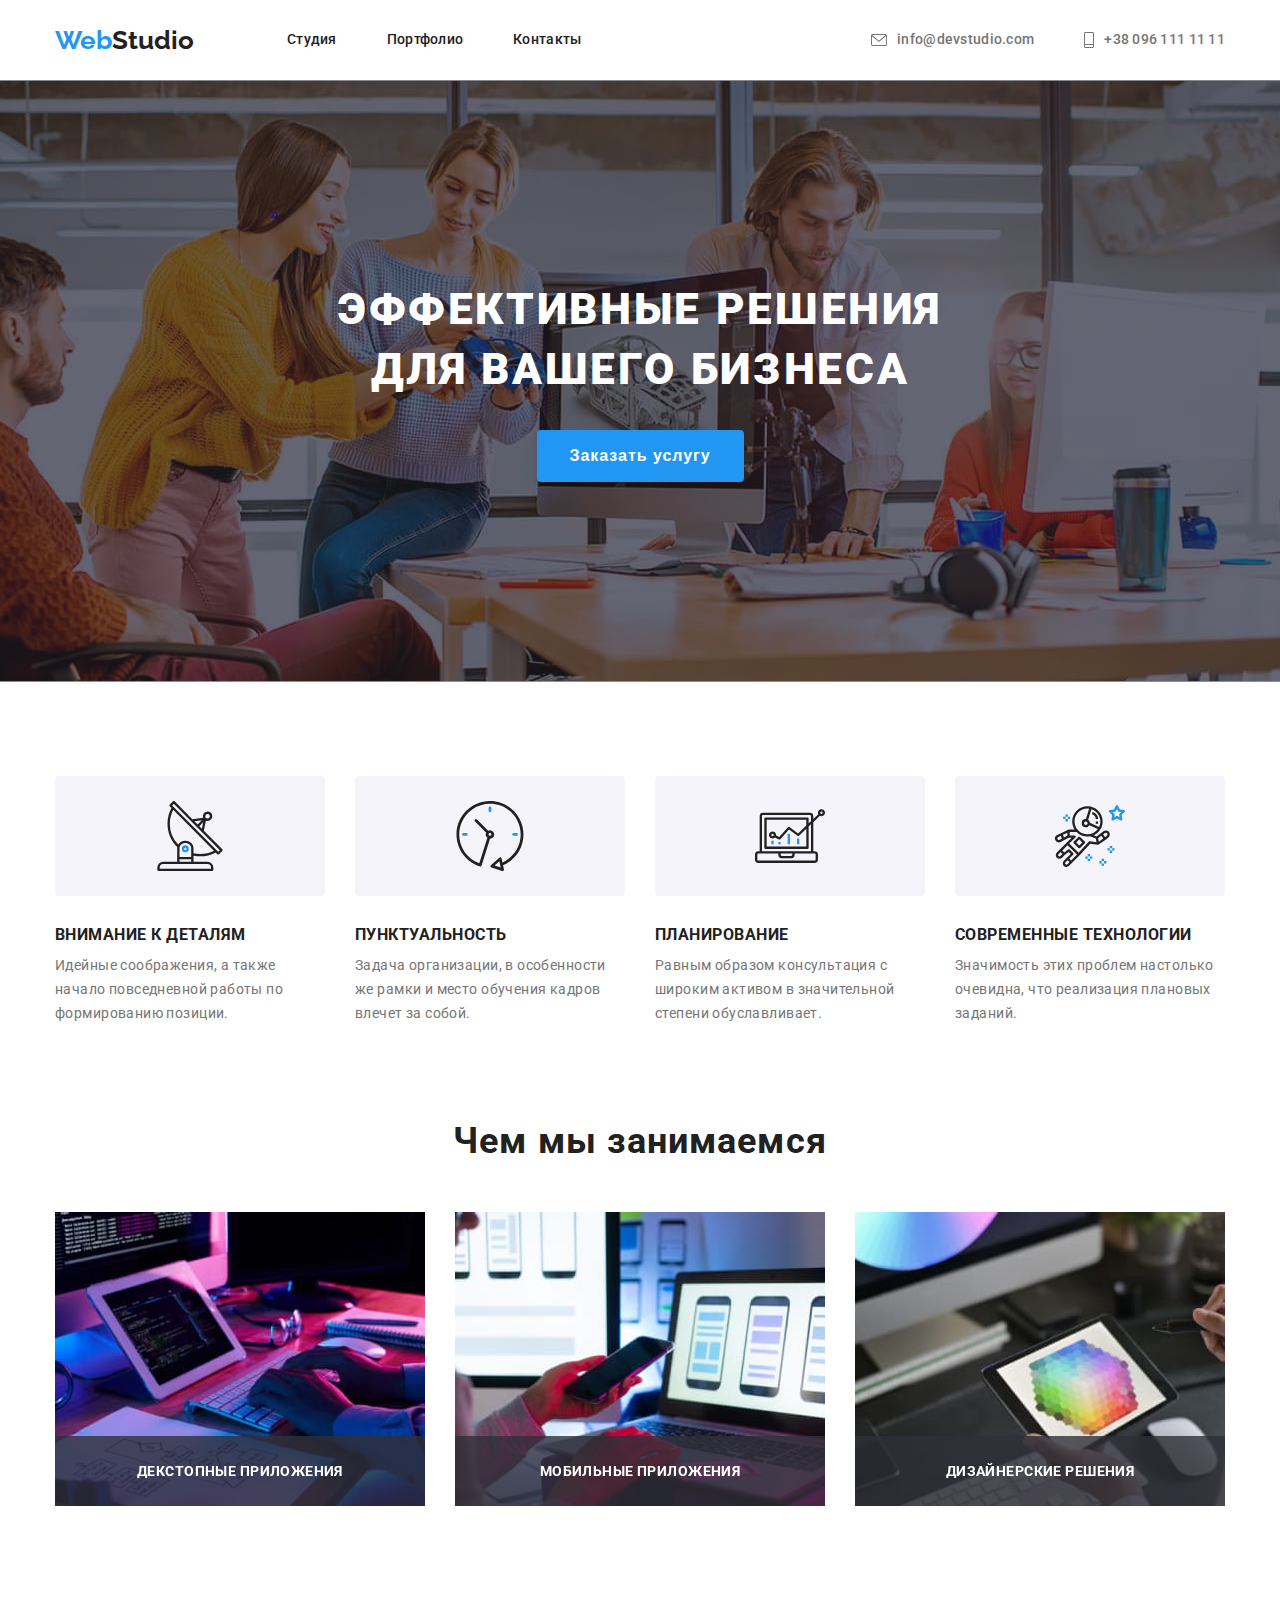
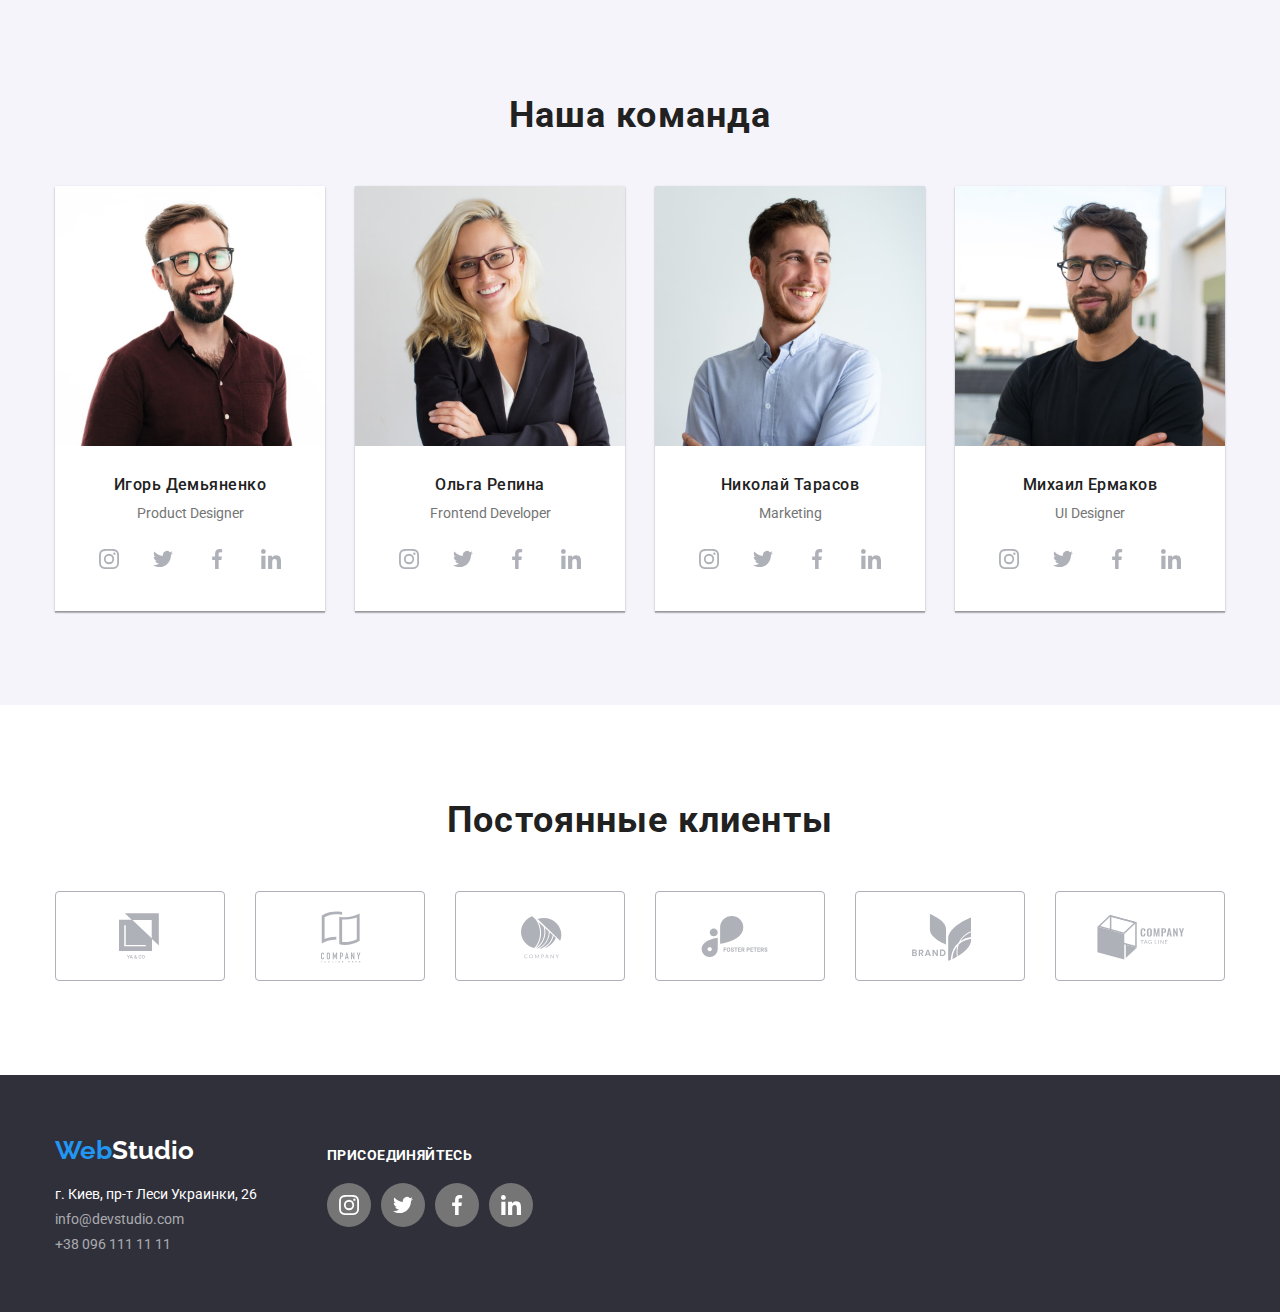
<file: index.html>
<!DOCTYPE html>
<html lang="ru">
<head>
    <meta charset="UTF-8">
    <meta name="viewport" content="width=device-width, initial-scale=1.0">
    <title>WebStudio</title>
    
    <link rel="stylesheet" href="./css/style.css">
    <link rel="preconnect" href="https://fonts.gstatic.com">
    <link href="https://fonts.googleapis.com/css2?family=Raleway:wght@400;700&family=Roboto:wght@400;500;700&display=swap" rel="stylesheet">
</head>
<body>
    <!-- header -->
    <header class="header">
        <div class="container">
            <nav class="main-nav">
                <div class="header-logo">
                    <a href="./index.html" class="logo">Web<span class="title">Studio</span>
                    </a>
                </div>
                
                <ul class="site-nav list">
                    <li class="item"><a href="./index.html" class="link">Студия</a></li>
                    <li class="item"><a href="./portfolio.html" class="link">Портфолио</a></li>
                    <li class="item"><a href="" class="link">Контакты</a></li>
                </ul>

                <ul class="auth-nav">
                    <li class="item envelope">
                        <a href="mailto:info@devstudio.com" class="link">
                            <svg class="envelope-icon">
                                <use href="./images/decoration/symbol-defs.svg#envelope">
                                </use>
                            </svg>info@devstudio.com</a>
                    </li>
                    <li class="item vector">
                        <a href="tel:+380961111111" class="link">
                            <svg class="vector-icon">
                                <use href="./images/decoration/symbol-defs.svg#vector">
                                </use>
                            </svg>
                            +38 096 111 11 11
                        </a>
                    </li>
                </ul>
            </nav>
        </div>  
    </header>
        <main>
            <!-- Герой -->
            <section class="hero-page">
                    <h1 class="hero">Эффективные решения <br>
                        для вашего бизнеса</h1>
                        <button type="button" class="btn-hero" data-modal-open>Заказать услугу</button>
                        <div class="backdrop is-hidden" data-modal>
                            <div class="modal">
                                <!-- <a href="" class="btn-hero"><span class="text-hero">Заказать услугу</span></a> -->
                    
                            <button data-modal-close>
                                <div class="close-button">&#x2716;
                                </div>
                                </button>
                            </div>
                        </div>
            </section>
        
            <!-- наша работа -->
            <section class="our-jobs">
                <div class="container jobs">
                    <h2 class="h2-invis">#</h2>
                    <!-- То что мы делаем -->
                    <ul class="features">
                        <li class="features-list">
                            <div class="features-icon">
                                <svg class="antenna-icon">
                                    <use href="./images/decoration/symbol-defs.svg#antenna">
                                    </use>
                                </svg>
                            </div>
                            <h3 class="title works">Внимание к деталям</h3>
                            <p>Идейные соображения, а также <br>
                               начало повседневной работы по<br>
                               формированию позиции.</p>
                        </li>
                        <li  class="features-list">
                            <div class="features-icon">
                                <svg class="clock-icon">
                                    <use href="./images/decoration/symbol-defs.svg#clock">
                                    </use>
                                </svg>
                            </div>
                            <h3 class="title works">Пунктуальность</h3>
                            <p>Задача организации, в особенности<br>
                               же рамки и место обучения кадров<br>
                               влечет за собой.</p>
                        </li>
                        <li  class="features-list">
                            <div class="features-icon">
                                <svg class="diagram-icon">
                                    <use href="./images/decoration/symbol-defs.svg#diagram">
                                    </use>
                                </svg>
                            </div>
                            <h3 class="title works">Планирование</h3>
                            <p>Равным образом консультация с<br>
                                 широким активом в значительной<br>
                                  степени обуславливает.</p>
                        </li>
                        <li  class="features-list">
                            <div class="features-icon">
                                <svg class="astronaut-icon">
                                    <use href="./images/decoration/symbol-defs.svg#astronaut">
                                    </use>
                                </svg>
                            </div>
                            <h3 class="title works">Современные технологии</h3>
                            <p>Значимость этих проблем настолько<br>
                               очевидна, что реализация плановых<br>
                               заданий.</p>
                        </li>
                    </ul>
                </div>
            </section>      
                <!-- <h2>Чем мы занимаемся</h2> -->
            <section class="container jobs-img">
                    <h2 class="title h2">Чем мы занимаемся</h2>
                    <div  class="pictures">
                        <div class="card">
                            <img src="./images/box1.jpg" alt="img1" width="370" height="294">
                            <p class="card-text">декстопные приложения</p>
                        </div>
                        <div  class="card">
                            <img src="./images/box2.jpg" alt="img2" width="370" height="294">
                            <p class="card-text">мобильные приложения</p>
                        </div>
                        <div class="card">
                            <img src="./images/box3.jpg" alt="img3" width="370" height="294">
                            <p class="card-text">дизайнерские решения</p>
                        </div>
                        
                
                    </div>
            </section>

            <!-- О нашей команде -->
            
            <section class="bcg-our-team">
                <div class="container our-team">
                    <h2 class="title h2">Наша команда</h2>
                    <ul class="pictures">
                        <li class="team-list">
                            <a href="" class="workers"><img src="./images/img.jpg" alt="Product designer" width="270" height="260"></a>
                            <h3 class="title name">Игорь Демьяненко</h3>
                            <p class="workers-prof">Product Designer</p>
                            <ul class="social-list">     
                                <li class="social-icon">
                                    <a href="https://instagram.com" class="social-link">
                                        <svg class="logo-icon">
                                            <use href="./images/decoration/symbol-defs.svg#instagram">
                                            </use>
                                        </svg>
                                    </a>
                                </li>
                                <li class="social-icon">
                                    <a href="https://instagram.com" class="social-link">
                                        <svg class="logo-icon">
                                            <use href="./images/decoration/symbol-defs.svg#twitter">
                                            </use>
                                        </svg>
                                    </a>
                                </li>
                                <li class="social-icon">
                                    <a href="https://instagram.com" class="social-link">
                                        <svg class="logo-icon">
                                            <use href="./images/decoration/symbol-defs.svg#facebook">
                                            </use>
                                        </svg></a>
                                </li>
                                <li class="social-icon">
                                    <a href="https://instagram.com" class="social-link">
                                        <svg class="logo-icon">
                                            <use href="./images/decoration/symbol-defs.svg#linkedin">
                                            </use>
                                        </svg>
                                    </a>
                                </li>

                            </ul>
                        </li>
                        <li class="team-list">
                            <a href="" class="workers"><img src="./images/img(1).jpg" alt="Frontend developer" width="270" height="260"></a>
                            <h3 class="title name">Ольга Репина</h3>
                            <p class="workers-prof">Frontend Developer</p>
                            <ul class="social-list">     
                                <li class="social-icon">
                                    <a href="https://instagram.com" class="social-link">
                                        <svg class="logo-icon">
                                            <use href="./images/decoration/symbol-defs.svg#instagram">
                                            </use>
                                        </svg>
                                    </a>
                                </li>
                                <li class="social-icon">
                                    <a href="https://instagram.com" class="social-link">
                                        <svg class="logo-icon">
                                            <use href="./images/decoration/symbol-defs.svg#twitter">
                                            </use>
                                        </svg>
                                    </a>
                                </li>
                                <li class="social-icon">
                                    <a href="https://instagram.com" class="social-link">
                                        <svg class="logo-icon">
                                            <use href="./images/decoration/symbol-defs.svg#facebook">
                                            </use>
                                        </svg></a>
                                </li>
                                <li class="social-icon">
                                    <a href="https://instagram.com" class="social-link">
                                        <svg class="logo-icon">
                                            <use href="./images/decoration/symbol-defs.svg#linkedin">
                                            </use>
                                        </svg>
                                    </a>
                                </li>

                            </ul>
                        </li>
                        <li class="team-list">
                            <a href="" class="workers"><img src="./images/img(2).jpg" alt="Marketing" width="270" height="260"></a>
                            <h3 class="title name">Николай Тарасов</h3>
                            <p class="workers-prof">Marketing</p>
                            <ul class="social-list">     
                                <li class="social-icon">
                                    <a href="https://instagram.com" class="social-link">
                                        <svg class="logo-icon">
                                            <use href="./images/decoration/symbol-defs.svg#instagram">
                                            </use>
                                        </svg>
                                    </a>
                                </li>
                                <li class="social-icon">
                                    <a href="https://instagram.com" class="social-link">
                                        <svg class="logo-icon">
                                            <use href="./images/decoration/symbol-defs.svg#twitter">
                                            </use>
                                        </svg>
                                    </a>
                                </li>
                                <li class="social-icon">
                                    <a href="https://instagram.com" class="social-link">
                                        <svg class="logo-icon">
                                            <use href="./images/decoration/symbol-defs.svg#facebook">
                                            </use>
                                        </svg></a>
                                </li>
                                <li class="social-icon">
                                    <a href="https://instagram.com" class="social-link">
                                        <svg class="logo-icon">
                                            <use href="./images/decoration/symbol-defs.svg#linkedin">
                                            </use>
                                        </svg>
                                    </a>
                                </li>

                            </ul>
                        </li>
                        <li class="team-list">
                            <a href="" class="workers"><img src="./images/img(3).jpg" alt="UI designer" width="270" height="260"></a>
                            <h3 class="title name">Михаил Ермаков</h3>
                            <p class="workers-prof">UI Designer</p>
                            <ul class="social-list">     
                                <li class="social-icon">
                                    <a href="https://instagram.com" class="social-link">
                                        <svg class="logo-icon">
                                            <use href="./images/decoration/symbol-defs.svg#instagram">
                                            </use>
                                        </svg>
                                    </a>
                                </li>
                                <li class="social-icon">
                                    <a href="https://instagram.com" class="social-link">
                                        <svg class="logo-icon">
                                            <use href="./images/decoration/symbol-defs.svg#twitter">
                                            </use>
                                        </svg>
                                    </a>
                                </li>
                                <li class="social-icon">
                                    <a href="https://instagram.com" class="social-link">
                                        <svg class="logo-icon">
                                            <use href="./images/decoration/symbol-defs.svg#facebook">
                                            </use>
                                        </svg></a>
                                </li>
                                <li class="social-icon">
                                    <a href="https://instagram.com" class="social-link">
                                        <svg class="logo-icon">
                                            <use href="./images/decoration/symbol-defs.svg#linkedin">
                                            </use>
                                        </svg>
                                    </a>
                                </li>
                        </ul>
                    </li>
                    </ul>
                </div>
                                
            </section>

            <!-- Постоянные клиенты -->
                <section class="static-clients container">
                    <h2 class="title h2 ">Постоянные клиенты</h2>
                    <ul class="clients-list">
                        <li class="client">
                            <a href="#" class="client-link">
                                <svg class="logo" width="44" height="49">
                                    <use href="./images/decoration/symbol-defs.svg#logo-1">
                                    </use>
                                </svg>
                            </a>
                        </li>
                        <li class="client">
                            <a href="#" class="client-link">
                                <svg class="logo" width="40" height="52">
                                    <use href="./images/decoration/symbol-defs.svg#logo-2">
                                    </use>
                                </svg>
                            </a>
                        </li>
                        <li class="client">
                            <a href="#" class="client-link">
                                <svg class="logo"  width="41" height="43">
                                    <use href="./images/decoration/symbol-defs.svg#logo-3">
                                    </use>
                                </svg>
                            </a>
                        </li>
                        <li class="client">
                            <a href="#" class="client-link">
                                <svg class="logo"  width="80" height="42">
                                    <use href="./images/decoration/symbol-defs.svg#logo-4">
                                    </use>
                                </svg>
                            </a>
                        </li>
                        <li class="client">
                            <a href="#" class="client-link">
                                <svg class="logo"  width="59" height="47">
                                    <use href="./images/decoration/symbol-defs.svg#logo-5">
                                    </use>
                                </svg>
                            </a>
                        </li>
                        <li class="client">
                            <a href="#" class="client-link">
                                <svg class="logo"  width="88" height="45">
                                    <use href="./images/decoration/symbol-defs.svg#logo-6">
                                    </use>
                                </svg>
                            </a>
                        </li>
                    </ul>    
            </section>
    </main>

    <!-- footer -->
    <footer class="footer">
        <div class="logo-footer container">
            <div class="footer-block">
                <div class="logo-div">
                    <a href="./index.html" class="logo">Web<span class="logo-secondary">Studio</span></a>
                </div> 
                <p class="footer-p">г. Киев, пр-т Леси Украинки, 26</p>
                <p class="footer-p"><a href="mailto:info@devstudio.com" class="link">info@devstudio.com</a></p>
                <p class="footer-p"><a href="tel:+380961111111" class="link">+38 096 111 11 11</a></p>
            </div>
            <div class="footer-social">
                <h3 class="footer-h3">присоединяйтесь</h3>
                <ul class="social-list">    
                    <li class="social-icon">
                        <a href="https://instagram.com" class="social-link">
                            <svg class="logo-icon">
                                <use href="./images/decoration/symbol-defs.svg#instagram">
                                </use>
                            </svg>
                        </a>
                    </li>    
                    <li class="social-icon">
                        <a href="https://instagram.com" class="social-link">
                            <svg class="logo-icon">
                                <use href="./images/decoration/symbol-defs.svg#twitter">
                                </use>
                            </svg>
                        </a>
                    </li>     
                    <li class="social-icon">
                        <a href="https://instagram.com" class="social-link">
                            <svg class="logo-icon">
                                <use href="./images/decoration/symbol-defs.svg#facebook">
                                </use>
                            </svg>
                        </a>
                    </li>    
                    <li class="social-icon">
                        <a href="https://instagram.com" class="social-link">
                            <svg class="logo-icon">
                                <use href="./images/decoration/symbol-defs.svg#linkedin">
                                </use>
                            </svg>
                        </a>
                    </li>
                </ul>
            </div>
        </div>
            
        
    </footer> 
    <script src="./js/modal.js"></script>  
</body>
</html>
</file>
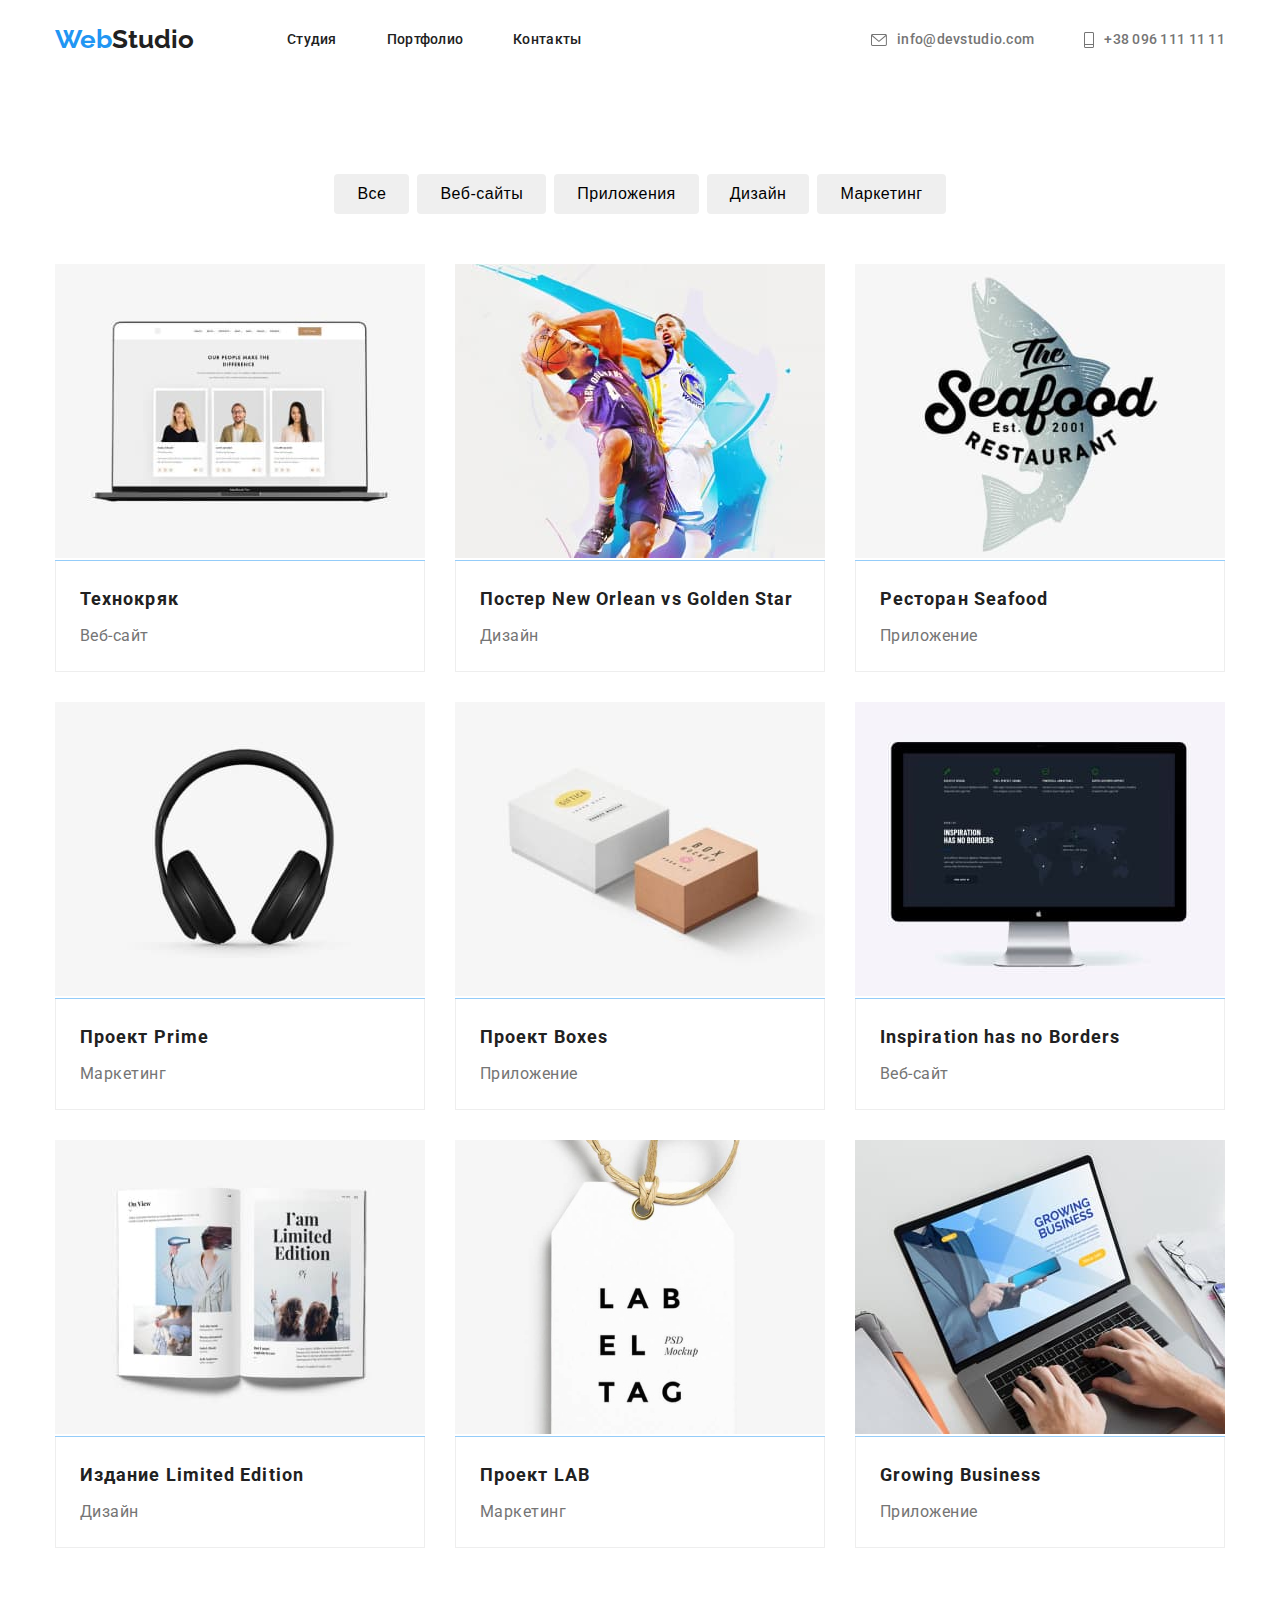
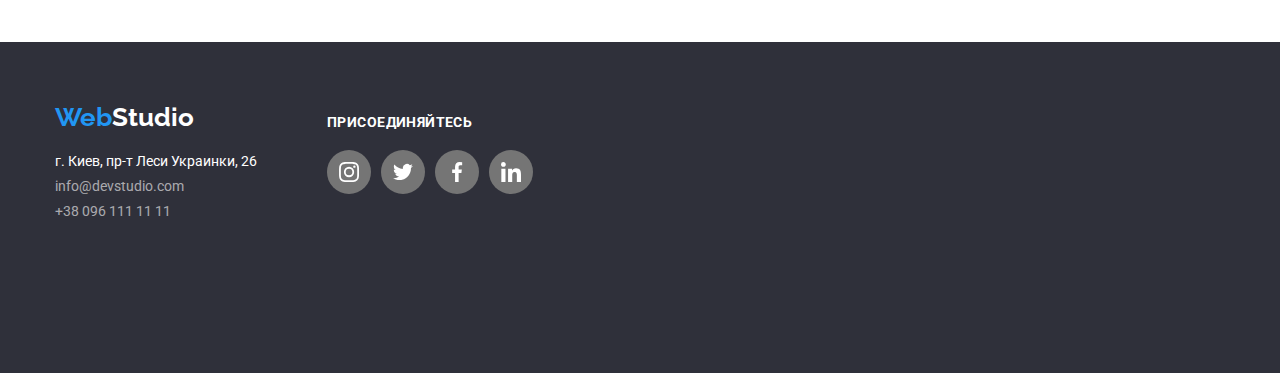
<file: portfolio.html>
<!DOCTYPE html>
<html lang="ru">
<head>
    <meta charset="UTF-8">
    <meta name="viewport" content="width=device-width, initial-scale=1.0">
    <title>WebStudio</title>
    <link rel="stylesheet" href="./css/modern-normalize.css">
    <link rel="stylesheet" href="./css/portfolio.css">
    
    <link rel="preconnect" href="https://fonts.gstatic.com">
    <link href="https://fonts.googleapis.com/css2?family=Raleway:wght@400;700&family=Roboto:wght@400;500;700&display=swap" rel="stylesheet">
</head>
<body>
    <!-- Шапка -->
    <header class="header">
        <div class="container">
        <nav class="main-nav">
            <div class="header-logo">
                <a href="./index.html" class="logo">Web<span class="title">Studio</span>
                </a>
            </div>
            

            <ul class="site-nav list">
                <li class="item"><a href="./index.html" class="link">Студия</a></li>
                <li class="item"><a href="./portfolio.html" class="link">Портфолио</a></li>
                <li class="item"><a href="" class="link">Контакты</a></li>
            </ul>

            <ul class="auth-nav">
                <li class="item envelope">
                    <a href="mailto:info@devstudio.com" class="link">
                        <svg class="envelope-icon">
                            <use href="./images/decoration/symbol-defs.svg#envelope">
                            </use>
                        </svg>
                        info@devstudio.com
                    </a>
                </li>
                <li class="item vector">
                    <a href="tel:+380961111111" class="link">
                        <svg class="vector-icon">
                            <use href="./images/decoration/symbol-defs.svg#vector">
                            </use>
                        </svg>
                        +38 096 111 11 11
                    </a>
                </li>
            </ul>
        </nav>
        </div>  
    </header>
    <!-- Наши проекты и работы -->
    <main>
        <section class="container">
            <h2 class="h2-invis">#</h2>
            <div>
                <ul class="buttons"> 
                    <li class="buttons-list">
                        <button type="button" class="btn">Все</button>
                    </li>
                    <li class="buttons-list">
                        <button type="button" class="btn">Веб-сайты</button>
                    </li>
                    <li class="buttons-list">
                         <button type="button" class="btn">Приложения</button>
                    </li>
                    <li class="buttons-list">
                         <button type="button" class="btn">Дизайн</button>
                    </li>
                    <li class="buttons-list">
                         <button type="button" class="btn">Маркетинг</button>
                    </li>
                </ul>
            </div>
            <div>
                <ul class="projects">
                    <li class="projects-list">
                        <a href="" class="projects-link">
                            <div class="overlay">
                                <div class="projects-overlay">
                                    <p class="projects-text">Технокряк это современная площадка распространения коронавируса. Компании используют эту платформу для цифрового шпионажа и атак на защищённые сервера конкурентов.</p>
                                    <img src="./portfolio-images/img.jpg" alt="Веб-сайт" width="370" height="294"> 
                                </div>
                            </div>
                                
                                
                            
                            <div class="projects-div">
                                <h3 class="title">Технокряк</h3>
                                <p class="portfolio-jobs">Веб-сайт</p>
                            </div>
                            
                        </a>
                    </li>
                    <li class="projects-list">
                        <a href="" class="projects-link">
                            <div class="projects-overlay">
                                <p class="projects-text">Технокряк это современная площадка распространения коронавируса. Компании используют эту платформу для цифрового шпионажа и атак на защищённые сервера конкурентов.</p>
                                <img src="./portfolio-images/img(1).jpg" alt="Дизайнт" width="370" height="294">
                            </div>
                            <div class="projects-div">
                                <h3 class="title">Постер New Orlean vs Golden Star</h3>
                                <p class="portfolio-jobs">Дизайн</p>
                            </div>   
                        </a>
                    </li>
                    <li class="projects-list">
                        <a href="" class="projects-link">
                            <div class="projects-overlay">
                                <p class="projects-text">Технокряк это современная площадка распространения коронавируса. Компании используют эту платформу для цифрового шпионажа и атак на защищённые сервера конкурентов.</p>
                                <img src="./portfolio-images/img(2).jpg" alt="Приложения" width="370" height="294">
                            </div>
                            <div class="projects-div">
                                <h3 class="title">Ресторан Seafood</h3>
                                <p class="portfolio-jobs">Приложение</p>
                            </div>
                        </a>    
                    </li>
                    <li class="projects-list">
                        <a href="" class="projects-link">
                            <div class="projects-overlay">
                                <p class="projects-text">Технокряк это современная площадка распространения коронавируса. Компании используют эту платформу для цифрового шпионажа и атак на защищённые сервера конкурентов.</p>
                                <img src="./portfolio-images/img(3).jpg" alt="Маркетинг" width="370" height="294">
                            </div>
                            <div class="projects-div">
                                <h3 class="title">Проект Prime</h3>
                                <p class="portfolio-jobs">Маркетинг</p>
                            </div>
                        </a>
                    </li>
                    <li class="projects-list">
                        <a href="" class="projects-link">
                            <div class="projects-overlay">
                                <p class="projects-text">Технокряк это современная площадка распространения коронавируса. Компании используют эту платформу для цифрового шпионажа и атак на защищённые сервера конкурентов.</p>
                                <img src="./portfolio-images/img(4).jpg" alt="Приложения" width="370" height="294">
                            </div>
                            <div class="projects-div">
                                <h3 class="title">Проект Boxes</h3>
                                <p class="portfolio-jobs">Приложение</p>
                            </div>                            
                        </a>
                    </li>
                    <li class="projects-list">
                        <a href="" class="projects-link">
                            <div class="projects-overlay">
                                <p class="projects-text">Технокряк это современная площадка распространения коронавируса. Компании используют эту платформу для цифрового шпионажа и атак на защищённые сервера конкурентов.</p>
                                <img src="./portfolio-images/img(5).jpg" alt="Веб-сайт" width="370" height="294">
                            </div>
                            <div class="projects-div">
                                <h3 class="title">Inspiration has no Borders</h3>
                                <p class="portfolio-jobs">Веб-сайт</p>
                            </div>                            
                        </a>
                    </li>
                    <li class="projects-list">
                        <a href="" class="projects-link">
                            <div class="projects-overlay">
                                <p class="projects-text">Технокряк это современная площадка распространения коронавируса. Компании используют эту платформу для цифрового шпионажа и атак на защищённые сервера конкурентов.</p>
                                <img src="./portfolio-images/img(6).jpg" alt="Дизайн" width="370" height="294">
                            </div>
                            <div class="projects-div">
                                <h3 class="title">Издание Limited Edition</h3>
                                <p class="portfolio-jobs">Дизайн</p>
                            </div>
                        </a>  
                    </li>
                    <li class="projects-list">
                        <a href="" class="projects-link">
                            <div class="projects-overlay">
                                <p class="projects-text">Технокряк это современная площадка распространения коронавируса. Компании используют эту платформу для цифрового шпионажа и атак на защищённые сервера конкурентов.</p>
                                <img src="./portfolio-images/img(7).jpg" alt="Маркетинг" width="370" height="294">
                            </div>
                            <div class="projects-div">
                                <h3 class="title">Проект LAB</h3>
                                <p class="portfolio-jobs">Маркетинг</p>                       
                            </div>
                        </a> 
                    </li>
                    <li class="projects-list">
                        <a href="" class="projects-link">
                            <div class="projects-overlay">
                                <p class="projects-text">Технокряк это современная площадка распространения коронавируса. Компании используют эту платформу для цифрового шпионажа и атак на защищённые сервера конкурентов.</p>
                                <img src="./portfolio-images/img(8).jpg" alt="Приложения" width="370" height="294">
                            </div>
                            <div class="projects-div">
                                <h3 class="title">Growing Business</h3>
                                <p class="portfolio-jobs">Приложение</p>
                            </div>
                        </a>                        
                    </li>
                </ul>
            </div>
        </section>
    </main>
    
    <!-- footer -->
    <footer class="footer">
        <div class="logo-footer container">
            <div class="footer-block">
                <div class="logo-div">
                    <a href="./index.html" class="logo">Web<span class="logo-secondary">Studio</span></a>
                </div> 
                <p class="footer-p">г. Киев, пр-т Леси Украинки, 26</p>
                <p class="footer-p"><a href="mailto:info@devstudio.com" class="link">info@devstudio.com</a></p>
                <p class="footer-p"><a href="tel:+380961111111" class="link">+38 096 111 11 11</a></p>
            </div>
            <div class="footer-social">
                <h3 class="footer-h3">присоединяйтесь</h3>
                <ul class="social-list">    
                    <li class="social-icon">
                        <a href="https://instagram.com" class="social-link">
                            <svg class="logo-icon">
                                <use href="./images/decoration/symbol-defs.svg#instagram">
                                </use>
                            </svg>
                        </a>
                    </li>    
                    <li class="social-icon">
                        <a href="https://instagram.com" class="social-link">
                            <svg class="logo-icon">
                                <use href="./images/decoration/symbol-defs.svg#twitter">
                                </use>
                            </svg>
                        </a>
                    </li>     
                    <li class="social-icon">
                        <a href="https://instagram.com" class="social-link">
                            <svg class="logo-icon">
                                <use href="./images/decoration/symbol-defs.svg#facebook">
                                </use>
                            </svg>
                        </a>
                    </li>    
                    <li class="social-icon">
                        <a href="https://instagram.com" class="social-link">
                            <svg class="logo-icon">
                                <use href="./images/decoration/symbol-defs.svg#linkedin">
                                </use>
                            </svg>
                        </a>
                    </li>
                </ul>
            </div>
        </div>        
    </footer> 
</body>
</html>
</file>
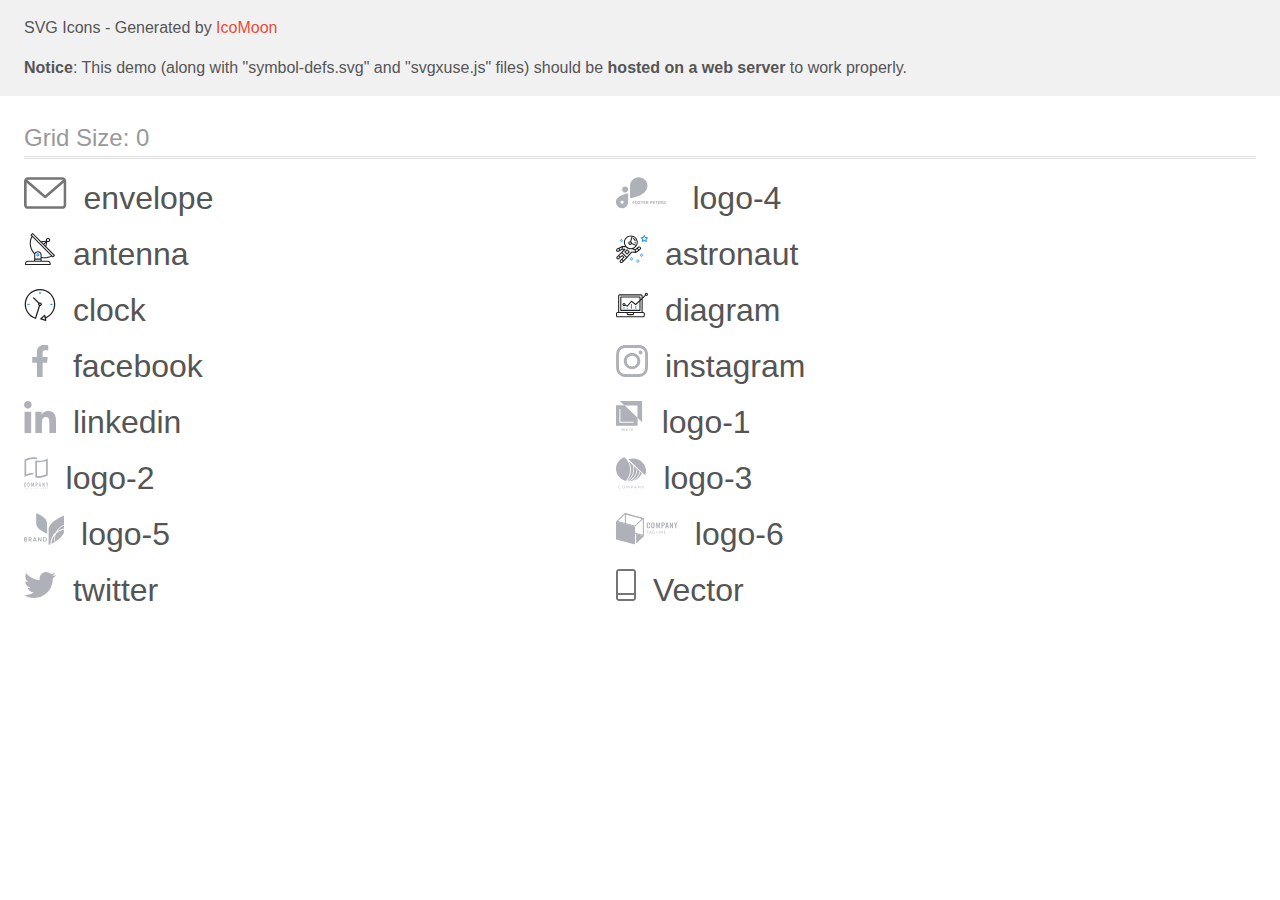
<file: images/icomoon/demo-external-svg.html>
<!doctype html>
<html>
<head>
    <title>IcoMoon - SVG Icons</title>
    <meta charset="utf-8">
    <meta name="viewport" content="width=device-width, initial-scale=1">
    <link rel="stylesheet" href="demo-files/demo.css">
    <link rel="stylesheet" href="style.css">
</head>
<body>
<header class="bgc1 clearfix">
<div class="mhl">
    <p>SVG Icons - Generated by <a href="https://icomoon.io/app">IcoMoon</a></p><p><strong>Notice</strong>: This demo (along with "symbol-defs.svg" and "svgxuse.js" files) should be <b>hosted on a web server</b> to work properly.</p>
</div>
</header>
    <div class="clearfix mhl ptl">
        <h1 class="mvm mtn fgc1">Grid Size: 0</h1>
        <div class="glyph fs1">
            <div class="clearfix pbs">
                <svg class="icon envelope"><use xlink:href="symbol-defs.svg#envelope"></use></svg><span class="name"> envelope</span>
            </div>
        </div>
        <div class="glyph fs1">
            <div class="clearfix pbs">
                <svg class="icon logo-4"><use xlink:href="symbol-defs.svg#logo-4"></use></svg><span class="name"> logo-4</span>
            </div>
        </div>
        <div class="glyph fs1">
            <div class="clearfix pbs">
                <svg class="icon antenna"><use xlink:href="symbol-defs.svg#antenna"></use></svg><span class="name"> antenna</span>
            </div>
        </div>
        <div class="glyph fs1">
            <div class="clearfix pbs">
                <svg class="icon astronaut"><use xlink:href="symbol-defs.svg#astronaut"></use></svg><span class="name"> astronaut</span>
            </div>
        </div>
        <div class="glyph fs1">
            <div class="clearfix pbs">
                <svg class="icon clock"><use xlink:href="symbol-defs.svg#clock"></use></svg><span class="name"> clock</span>
            </div>
        </div>
        <div class="glyph fs1">
            <div class="clearfix pbs">
                <svg class="icon diagram"><use xlink:href="symbol-defs.svg#diagram"></use></svg><span class="name"> diagram</span>
            </div>
        </div>
        <div class="glyph fs1">
            <div class="clearfix pbs">
                <svg class="icon facebook"><use xlink:href="symbol-defs.svg#facebook"></use></svg><span class="name"> facebook</span>
            </div>
        </div>
        <div class="glyph fs1">
            <div class="clearfix pbs">
                <svg class="icon instagram"><use xlink:href="symbol-defs.svg#instagram"></use></svg><span class="name"> instagram</span>
            </div>
        </div>
        <div class="glyph fs1">
            <div class="clearfix pbs">
                <svg class="icon linkedin"><use xlink:href="symbol-defs.svg#linkedin"></use></svg><span class="name"> linkedin</span>
            </div>
        </div>
        <div class="glyph fs1">
            <div class="clearfix pbs">
                <svg class="icon logo-1"><use xlink:href="symbol-defs.svg#logo-1"></use></svg><span class="name"> logo-1</span>
            </div>
        </div>
        <div class="glyph fs1">
            <div class="clearfix pbs">
                <svg class="icon logo-2"><use xlink:href="symbol-defs.svg#logo-2"></use></svg><span class="name"> logo-2</span>
            </div>
        </div>
        <div class="glyph fs1">
            <div class="clearfix pbs">
                <svg class="icon logo-3"><use xlink:href="symbol-defs.svg#logo-3"></use></svg><span class="name"> logo-3</span>
            </div>
        </div>
        <div class="glyph fs1">
            <div class="clearfix pbs">
                <svg class="icon logo-5"><use xlink:href="symbol-defs.svg#logo-5"></use></svg><span class="name"> logo-5</span>
            </div>
        </div>
        <div class="glyph fs1">
            <div class="clearfix pbs">
                <svg class="icon logo-6"><use xlink:href="symbol-defs.svg#logo-6"></use></svg><span class="name"> logo-6</span>
            </div>
        </div>
        <div class="glyph fs1">
            <div class="clearfix pbs">
                <svg class="icon twitter"><use xlink:href="symbol-defs.svg#twitter"></use></svg><span class="name"> twitter</span>
            </div>
        </div>
        <div class="glyph fs1">
            <div class="clearfix pbs">
                <svg class="icon Vector"><use xlink:href="symbol-defs.svg#Vector"></use></svg><span class="name"> Vector</span>
            </div>
        </div>
  </div>
<script defer src="svgxuse.js"></script>
</body>
</html>
</file>
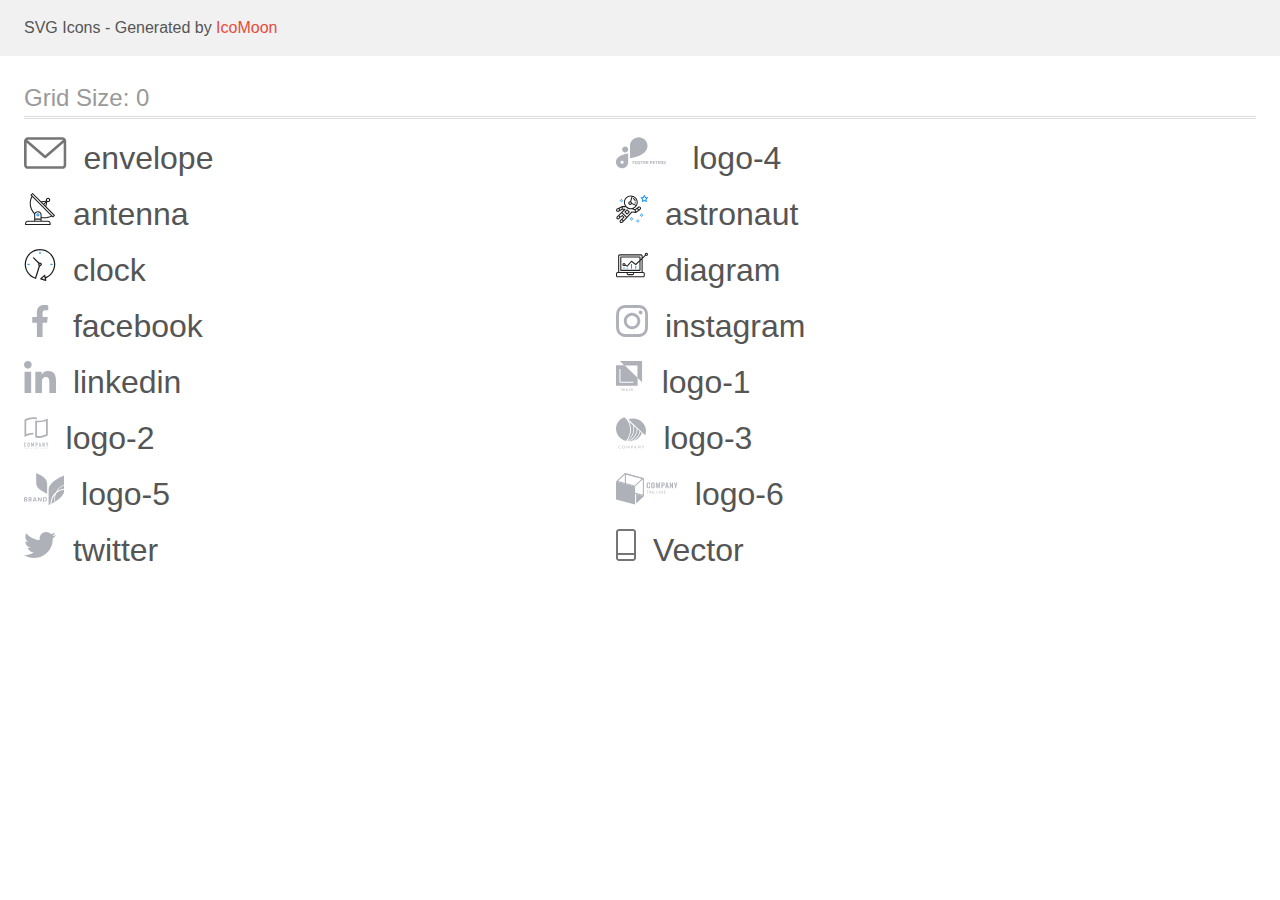
<file: images/icomoon/demo.html>
<!doctype html>
<html>
<head>
    <title>IcoMoon - SVG Icons</title>
    <meta charset="utf-8">
    <meta name="viewport" content="width=device-width, initial-scale=1">
    <link rel="stylesheet" href="demo-files/demo.css">
    <link rel="stylesheet" href="style.css">
</head>
<body>
<svg aria-hidden="true" style="position: absolute; width: 0; height: 0; overflow: hidden;" version="1.1" xmlns="http://www.w3.org/2000/svg" xmlns:xlink="http://www.w3.org/1999/xlink">
<defs>
<symbol id="envelope" viewBox="0 0 43 32">
<path fill="#757575" style="fill: var(--color1, #757575)" d="M38.667 0h-34.667c-2.205 0-4 1.795-4 4v24c0 2.205 1.795 4 4 4h34.667c2.205 0 4-1.795 4-4v-24c0-2.205-1.795-4-4-4zM38.667 2.667c0.181 0 0.355 0.037 0.512 0.104l-17.845 15.467-17.845-15.467c0.151-0.065 0.327-0.104 0.512-0.104h34.667zM38.667 29.333h-34.667c-0.736 0-1.333-0.597-1.333-1.333v0-22.413l17.792 15.421c0.233 0.203 0.539 0.327 0.875 0.327s0.642-0.124 0.876-0.328l-0.002 0.001 17.792-15.421v22.413c0 0.736-0.597 1.333-1.333 1.333v0z"></path>
</symbol>
<symbol id="logo-4" viewBox="0 0 60 32">
<path fill="#afb1b8" style="fill: var(--color2, #afb1b8)" d="M9.229 9.548h-0.002c-1.683 0-3.048 1.331-3.048 2.971v0.002c0 1.64 1.365 2.971 3.048 2.971h0.002c1.683 0 3.048-1.331 3.048-2.971v-0.002c0-1.64-1.365-2.97-3.048-2.97zM31.73 8.599c-0.005-2.279-0.936-4.463-2.59-6.075-1.651-1.611-3.893-2.519-6.231-2.524-2.339 0.004-4.581 0.912-6.236 2.523s-2.585 3.797-2.59 6.076v12.566s17.645-1.915 17.647-12.564v-0.002zM0 25.289c0.008 1.659 0.697 3.155 1.801 4.226l0.002 0.001c1.121 1.086 2.65 1.756 4.336 1.758h0c1.686-0.001 3.215-0.671 4.337-1.759l-0.002 0.002c1.106-1.071 1.794-2.567 1.803-4.224v-8.746s-12.278 1.335-12.278 8.743zM6.14 26.855c-0.001 0-0.002 0-0.003 0-0.331 0-0.639-0.098-0.897-0.267l0.006 0.004c-0.261-0.171-0.465-0.41-0.588-0.693l-0.004-0.010c-0.077-0.177-0.122-0.383-0.122-0.599 0-0.108 0.011-0.214 0.033-0.315l-0.002 0.010c0.063-0.304 0.216-0.583 0.441-0.802 0.22-0.213 0.5-0.365 0.813-0.427l0.010-0.002c0.312-0.061 0.635-0.030 0.929 0.089s0.545 0.319 0.722 0.577c0.17 0.244 0.271 0.546 0.271 0.872 0 0.216-0.045 0.422-0.125 0.609l0.004-0.010c-0.080 0.191-0.199 0.365-0.348 0.511s-0.327 0.262-0.522 0.341c-0.182 0.076-0.394 0.12-0.616 0.12-0 0-0 0-0.001 0h0v-0.006zM18.672 25.884h-1.256v1.297h-0.655v-3.173h2.067v0.53h-1.412v0.819h1.255v0.528zM21.815 25.666c0 0.313-0.056 0.586-0.166 0.822s-0.269 0.417-0.476 0.545c-0.194 0.121-0.43 0.192-0.682 0.192-0.009 0-0.017-0-0.025-0l0.001 0c-0.263 0-0.498-0.063-0.704-0.19-0.209-0.131-0.373-0.314-0.477-0.533l-0.003-0.008c-0.109-0.23-0.172-0.499-0.172-0.783 0-0.010 0-0.020 0-0.029l-0 0.001v-0.158c0-0.313 0.056-0.588 0.168-0.825 0.113-0.238 0.272-0.42 0.477-0.547 0.206-0.128 0.442-0.192 0.707-0.192s0.499 0.064 0.704 0.192c0.206 0.127 0.365 0.309 0.477 0.547s0.17 0.511 0.17 0.822v0.141zM21.153 25.522c0-0.333-0.060-0.586-0.179-0.759-0.106-0.157-0.284-0.26-0.485-0.26-0.009 0-0.018 0-0.027 0.001l0.001-0c-0.007-0-0.016-0-0.024-0-0.201 0-0.378 0.102-0.482 0.256l-0.001 0.002c-0.119 0.17-0.18 0.42-0.182 0.749v0.155c0 0.324 0.060 0.576 0.179 0.755s0.291 0.268 0.515 0.268c0.008 0 0.017 0.001 0.026 0.001 0.2 0 0.375-0.101 0.479-0.255l0.001-0.002c0.118-0.173 0.177-0.424 0.179-0.755v-0.155zM23.936 26.348c0-0.005 0-0.012 0-0.018 0-0.108-0.051-0.204-0.131-0.264l-0.001-0.001c-0.087-0.067-0.244-0.137-0.47-0.21-0.209-0.065-0.388-0.139-0.558-0.227l0.019 0.009c-0.36-0.195-0.541-0.457-0.541-0.787 0-0.171 0.048-0.324 0.144-0.458s0.236-0.24 0.417-0.316c0.182-0.075 0.385-0.113 0.61-0.113s0.429 0.042 0.606 0.124c0.178 0.082 0.315 0.197 0.412 0.347 0.099 0.15 0.149 0.32 0.149 0.511h-0.655c0-0.146-0.045-0.258-0.137-0.338-0.092-0.082-0.22-0.123-0.386-0.123-0.16 0-0.284 0.034-0.372 0.103-0.082 0.058-0.134 0.152-0.134 0.259 0 0.003 0 0.005 0 0.008v-0c0 0.103 0.052 0.189 0.155 0.259 0.105 0.070 0.258 0.135 0.461 0.196 0.372 0.112 0.643 0.251 0.813 0.417s0.255 0.372 0.255 0.618c0 0.275-0.104 0.491-0.312 0.647s-0.487 0.234-0.839 0.234c-0.244 0-0.467-0.045-0.667-0.133-0.189-0.080-0.344-0.207-0.458-0.365l-0.002-0.003c-0.099-0.147-0.157-0.328-0.157-0.522 0-0.006 0-0.013 0-0.019v0.001h0.656c0 0.35 0.21 0.525 0.628 0.525 0.156 0 0.277-0.031 0.365-0.094 0.079-0.057 0.131-0.149 0.131-0.253 0-0.005-0-0.009-0-0.014l0 0.001zM27.426 24.537h-0.972v2.644h-0.654v-2.644h-0.959v-0.53h2.586v0.53zM29.712 25.805h-1.256v0.85h1.474v0.525h-2.128v-3.173h2.124v0.53h-1.47v0.756h1.256v0.513zM31.489 26.019h-0.521v1.162h-0.655v-3.173h1.18c0.374 0 0.664 0.083 0.868 0.251s0.305 0.403 0.305 0.708c0 0.216-0.048 0.397-0.141 0.543-0.105 0.152-0.25 0.271-0.419 0.341l-0.006 0.002 0.687 1.297v0.030h-0.703l-0.595-1.162zM30.968 25.489h0.528c0.164 0 0.291-0.042 0.381-0.124 0.084-0.082 0.136-0.197 0.136-0.323 0-0.008-0-0.017-0.001-0.025l0 0.001c0-0.15-0.043-0.268-0.129-0.353-0.084-0.086-0.214-0.129-0.39-0.129h-0.526v0.953zM34.931 26.062v1.119h-0.655v-3.173h1.239c0.238 0 0.447 0.043 0.628 0.131s0.321 0.211 0.418 0.372c0.097 0.16 0.146 0.342 0.146 0.548 0 0.311-0.106 0.557-0.32 0.737-0.212 0.179-0.506 0.268-0.883 0.268h-0.573zM34.931 25.533h0.584c0.173 0 0.304-0.041 0.394-0.123 0.092-0.081 0.138-0.197 0.138-0.348 0-0.007 0.001-0.015 0.001-0.023 0-0.137-0.053-0.262-0.139-0.355l0 0c-0.092-0.096-0.218-0.145-0.38-0.149h-0.599v0.997zM39.069 25.805h-1.255v0.85h1.474v0.525h-2.128v-3.173h2.124v0.53h-1.469v0.756h1.255v0.513zM42.104 24.537h-0.972v2.644h-0.655v-2.644h-0.959v-0.53h2.585v0.53zM44.388 25.805h-1.255v0.85h1.474v0.525h-2.128v-3.173h2.124v0.53h-1.47v0.756h1.256v0.513zM46.166 26.019h-0.521v1.162h-0.654v-3.173h1.18c0.375 0 0.665 0.083 0.868 0.251s0.305 0.403 0.305 0.708c0 0.216-0.047 0.397-0.141 0.543-0.105 0.152-0.25 0.27-0.419 0.341l-0.006 0.002 0.686 1.297v0.030h-0.702l-0.595-1.162zM45.645 25.489h0.528c0.164 0 0.29-0.042 0.381-0.124 0.084-0.082 0.135-0.196 0.135-0.322 0-0.009-0-0.017-0.001-0.026l0 0.001c0-0.15-0.042-0.268-0.128-0.353-0.085-0.086-0.214-0.129-0.391-0.129h-0.525v0.953zM49.488 26.348c0-0.005 0-0.012 0-0.018 0-0.108-0.051-0.204-0.131-0.264l-0.001-0.001c-0.087-0.067-0.244-0.137-0.47-0.21-0.209-0.065-0.388-0.139-0.558-0.227l0.019 0.009c-0.36-0.195-0.541-0.457-0.541-0.787 0-0.171 0.048-0.324 0.144-0.458s0.236-0.24 0.417-0.316c0.181-0.075 0.385-0.113 0.61-0.113s0.429 0.042 0.606 0.124c0.177 0.082 0.315 0.197 0.412 0.347 0.099 0.15 0.148 0.32 0.148 0.511h-0.654c0-0.146-0.045-0.258-0.137-0.338-0.092-0.082-0.22-0.123-0.386-0.123-0.16 0-0.284 0.034-0.373 0.103-0.081 0.058-0.133 0.152-0.133 0.258 0 0.003 0 0.006 0 0.008v-0c0 0.103 0.052 0.189 0.155 0.259 0.105 0.070 0.258 0.135 0.46 0.196 0.372 0.112 0.644 0.251 0.813 0.417s0.255 0.372 0.255 0.618c0 0.275-0.104 0.491-0.312 0.647s-0.487 0.234-0.839 0.234c-0.244 0-0.467-0.045-0.667-0.133-0.188-0.080-0.344-0.207-0.458-0.365l-0.002-0.003c-0.099-0.147-0.157-0.328-0.157-0.522 0-0.006 0-0.013 0-0.019v0.001h0.656c0 0.35 0.21 0.525 0.628 0.525 0.156 0 0.277-0.031 0.365-0.094 0.079-0.057 0.13-0.149 0.13-0.253 0-0.005-0-0.009-0-0.014l0 0.001z"></path>
</symbol>
<symbol id="antenna" viewBox="0 0 32 32">
<path fill="#212121" style="fill: var(--color3, #212121)" d="M30.773 22.098l-8.443-8.505 0.937-4.616c0.225 0.090 0.485 0.144 0.758 0.146h0.007c0.008 0 0.017 0 0.026 0 1.192 0 2.159-0.967 2.159-2.159s-0.967-2.159-2.159-2.159c-1.192 0-2.159 0.967-2.159 2.159 0 0.259 0.046 0.508 0.13 0.739l-0.005-0.015-4.96 0.606-8.091-8.133c-0.096-0.098-0.229-0.159-0.376-0.16h-0c-0.14 0.001-0.274 0.057-0.373 0.155l-1.512 1.504c-0.096 0.097-0.156 0.23-0.156 0.377s0.060 0.281 0.156 0.377v0l0.814 0.825c-1.143 2.062-1.816 4.522-1.816 7.139 0 4.106 1.656 7.824 4.336 10.525l-0.001-0.001c0.043 0.041 0.092 0.074 0.146 0.097-0.032 0.164-0.051 0.353-0.052 0.546v6.188h-6.4c-1.472 0.001-2.666 1.194-2.667 2.666v1.067c0 0.295 0.239 0.534 0.534 0.534h24.534c0.294 0 0.533-0.239 0.533-0.534v-1.067c-0.002-1.472-1.195-2.665-2.666-2.666h-6.4v-2.742c0.915 0.201 1.968 0.317 3.047 0.32h0.002c2.58-0.003 5.005-0.663 7.117-1.822l-0.077 0.039 0.818 0.823c0.099 0.101 0.235 0.159 0.376 0.16 0.14-0.001 0.274-0.057 0.373-0.155l1.512-1.504c0.096-0.097 0.156-0.23 0.156-0.377s-0.060-0.281-0.156-0.377v0zM23.28 6.233c0.193-0.192 0.459-0.31 0.752-0.31 0.589 0 1.067 0.478 1.067 1.066s-0.477 1.066-1.067 1.066c-0 0-0 0-0.001 0h-0.003c-0.587-0.003-1.061-0.479-1.061-1.066 0-0.295 0.12-0.563 0.314-0.756l0-0h-0.002zM22.024 9.737l-0.598 2.946-1.175-1.183 1.774-1.763zM21.419 8.835l-1.92 1.909-1.486-1.493 3.406-0.416zM24.004 28.8c0.884 0 1.6 0.716 1.6 1.6v0 0.534h-23.466v-0.534c0-0.884 0.716-1.6 1.6-1.6v0h20.267zM16.538 26.666v1.067h-5.334v-1.067h5.334zM11.204 25.6v-4.053c0-1.294 1.196-2.346 2.667-2.346s2.667 1.053 2.667 2.346v4.053h-5.334zM17.604 23.904v-2.357c0-1.882-1.675-3.413-3.733-3.413-0.017-0-0.038-0-0.058-0-1.353 0-2.54 0.707-3.213 1.771l-0.009 0.016c-2.36-2.482-3.812-5.846-3.812-9.55 0-2.314 0.567-4.496 1.569-6.414l-0.036 0.077 18.602 18.709c-1.823 0.947-3.979 1.502-6.266 1.502-1.079 0-2.128-0.124-3.136-0.357l0.093 0.018zM28.893 23.22l-21.057-21.181 0.754-0.752 7.935 7.98c0.004 0 0.006 0.007 0.009 0.010l13.115 13.191-0.757 0.752z"></path>
<path fill="#2196f3" style="fill: var(--color4, #2196f3)" d="M13.876 20.267h-0.005c-0.001 0-0.002 0-0.002 0-0.884 0-1.6 0.716-1.6 1.6s0.715 1.599 1.597 1.6h0.005c0.001 0 0.001 0 0.002 0 0.884 0 1.6-0.716 1.6-1.6s-0.715-1.599-1.598-1.6h-0zM14.249 22.245c-0.096 0.096-0.229 0.155-0.376 0.155-0.295 0-0.534-0.239-0.534-0.534s0.238-0.533 0.532-0.533h0c0.293 0.002 0.53 0.24 0.53 0.533 0 0.148-0.060 0.281-0.157 0.378v0h0.005z"></path>
</symbol>
<symbol id="astronaut" viewBox="0 0 32 32">
<path fill="#2196f3" style="fill: var(--color4, #2196f3)" d="M31.974 4.524c-0.064-0.191-0.227-0.332-0.427-0.362l-0.003-0-1.911-0.278-0.855-1.731c-0.179-0.365-0.777-0.365-0.956 0l-0.855 1.731-1.911 0.278c-0.26 0.039-0.457 0.26-0.457 0.528 0 0.15 0.062 0.285 0.161 0.382l1.383 1.348-0.326 1.903c-0.034 0.2 0.048 0.402 0.212 0.522 0.166 0.12 0.383 0.135 0.562 0.040l1.709-0.899 1.709 0.899c0.072 0.038 0.157 0.061 0.247 0.061 0.295 0 0.534-0.239 0.534-0.534 0-0.031-0.003-0.062-0.008-0.092l0 0.003-0.326-1.903 1.383-1.348c0.099-0.097 0.161-0.233 0.161-0.382 0-0.059-0.009-0.115-0.027-0.168l0.001 0.004zM29.511 5.851c-0.126 0.122-0.183 0.299-0.153 0.472l0.191 1.114-1-0.526c-0.072-0.039-0.158-0.062-0.249-0.062s-0.177 0.023-0.252 0.063l0.003-0.001-1 0.526 0.191-1.114c0.005-0.027 0.008-0.059 0.008-0.091 0-0.149-0.061-0.285-0.16-0.381l-0-0-0.811-0.789 1.119-0.163c0.174-0.025 0.324-0.134 0.402-0.292l0.5-1.013 0.5 1.013c0.078 0.158 0.228 0.267 0.402 0.292l1.119 0.162-0.809 0.79zM26.134 20.522h-1.067v1.067h1.067v-1.067zM26.134 22.656h-1.067v1.066h1.067v-1.066zM27.2 21.589h-1.067v1.067h1.067v-1.067zM25.067 21.589h-1.067v1.067h1.067v-1.067zM22.4 26.389h-1.067v1.067h1.067v-1.067zM22.4 28.523h-1.067v1.067h1.067v-1.067zM23.467 27.456h-1.067v1.067h1.067v-1.067zM21.334 27.456h-1.067v1.067h1.067v-1.067zM16 24.256h-1.066v1.067h1.066v-1.067zM16 26.389h-1.066v1.067h1.066v-1.067zM17.067 25.322h-1.067v1.067h1.067v-1.067zM14.934 25.322h-1.067v1.067h1.067v-1.067zM5.867 6.122h-1.066v1.066h1.066v-1.066zM5.867 8.256h-1.066v1.066h1.066v-1.066zM6.933 7.189h-1.067v1.067h1.066v-1.067zM4.8 7.189h-1.067v1.067h1.067v-1.067z"></path>
<path fill="#212121" style="fill: var(--color3, #212121)" d="M24.715 14.16c-0.28-0.376-0.698-0.636-1.179-0.703l-0.009-0.001c-0.076-0.012-0.164-0.018-0.254-0.018-0.411 0-0.789 0.139-1.090 0.373l0.004-0.003-1.253 0.96-1.898 1.417-1.358-0.541c2.421-1.086 4.113-3.508 4.113-6.32 0-3.823-3.122-6.934-6.961-6.934s-6.961 3.11-6.961 6.934c0 1.386 0.415 2.674 1.12 3.759l-2.768-0.024c-0.009 0-0.016 0.005-0.023 0.005-0.057 0.003-0.11 0.014-0.159 0.033l0.004-0.001c-0.013 0.005-0.026 0.007-0.038 0.013-0.006 0.003-0.013 0.003-0.019 0.006l-3.233 1.596c-0 0-0.001 0-0.001 0.001l-1.893 0.91c-0.024 0.011-0.045 0.023-0.064 0.036l0.001-0.001c-0.482 0.324-0.795 0.867-0.795 1.483 0 0.297 0.073 0.577 0.201 0.823l-0.005-0.010c0.22 0.424 0.592 0.742 1.043 0.885l0.013 0.003c0.161 0.053 0.345 0.083 0.537 0.083 0.308 0 0.598-0.078 0.851-0.216l-0.009 0.005 1.388-0.738 2.264-1.169 1.357-0.008-5.442 5.415c0 0.001-0.001 0.001-0.001 0.001l-1.339 1.333c-0.303 0.299-0.491 0.714-0.491 1.173 0 0.002 0 0.003 0 0.005v-0c0.002 0.919 0.748 1.664 1.667 1.664 0.001 0 0.002 0 0.002 0h-0c0.428 0 0.854-0.162 1.18-0.485l1.314-1.309 1.741-1.3 0.901 0.897-3.102 3.088c-0.303 0.299-0.491 0.715-0.491 1.174 0 0.001 0 0.003 0 0.004v-0c0 0.445 0.174 0.864 0.49 1.179 0.302 0.3 0.717 0.485 1.176 0.485 0.001 0 0.002 0 0.003 0h-0c0.427 0 0.855-0.162 1.18-0.485l4.488-4.472c0.007-0.006 0.016-0.009 0.022-0.016l5.166-5.658 3.471 0.494c0.025 0.004 0.050 0.006 0.075 0.006 0.064 0 0.127-0.016 0.187-0.038 0.017-0.006 0.032-0.015 0.049-0.023 0.019-0.010 0.039-0.015 0.058-0.027l3.213-2.133c0.012-0.008 0.018-0.021 0.029-0.030 0.013-0.010 0.029-0.014 0.041-0.026l1.271-1.191c0.348-0.326 0.564-0.787 0.564-1.3 0-0.4-0.132-0.769-0.355-1.066l0.003 0.005zM2.13 17.77c-0.098 0.054-0.215 0.086-0.34 0.086-0.078 0-0.153-0.013-0.224-0.036l0.005 0.001c-0.294-0.093-0.504-0.364-0.504-0.683 0-0.236 0.114-0.445 0.29-0.575l0.002-0.001 1.314-0.632 0.316 0.924 0.133 0.389-0.992 0.527zM5.627 15.942l-1.548 0.8-0.255-0.746-0.184-0.537 2.027-1.001-0.040 1.484zM20.727 9.322c0 0.918-0.219 1.785-0.599 2.56l-4.181-1.899c-0.044-0.575-0.342-1.072-0.782-1.384l-0.006-0.004 1.464-4.86c2.377 0.756 4.104 2.974 4.104 5.588zM8.938 9.322c0-3.235 2.644-5.867 5.894-5.867 0.253 0 0.5 0.022 0.745 0.053l-1.432 4.753c-0.019 0-0.037-0.006-0.057-0.006-0 0-0.001 0-0.001 0-1.032 0-1.869 0.835-1.872 1.867v0c0.003 1.031 0.84 1.867 1.872 1.867 0 0 0 0 0.001 0h-0c0.695 0 1.295-0.383 1.618-0.944l3.863 1.755c-1.075 1.446-2.795 2.389-4.737 2.389-3.25 0-5.894-2.632-5.894-5.867zM14.895 10.122c0 0.441-0.362 0.8-0.806 0.8-0 0-0.001 0-0.001 0-0.443 0-0.802-0.358-0.804-0.8v-0c0-0.441 0.361-0.8 0.806-0.8s0.806 0.359 0.806 0.8zM2.464 25.146c-0.11 0.109-0.261 0.176-0.428 0.176s-0.317-0.067-0.427-0.175l0 0c-0.109-0.108-0.176-0.257-0.176-0.422s0.067-0.314 0.176-0.422l0-0 0.962-0.959 0.852 0.848-0.959 0.955zM5.678 28.88c-0.11 0.109-0.261 0.176-0.428 0.176s-0.317-0.067-0.427-0.175l0 0c-0.109-0.108-0.176-0.257-0.176-0.422s0.067-0.314 0.176-0.422l0-0 0.963-0.959 0.852 0.848-0.96 0.955zM9.16 25.411l-0.001 0.001-1.765 1.76-0.852-0.848 1.765-1.757c0.040-0.040 0.065-0.088 0.090-0.136 0.007-0.014 0.020-0.026 0.026-0.040 0.016-0.041 0.019-0.085 0.026-0.128 0.003-0.025 0.014-0.048 0.014-0.073 0-0.035-0.013-0.070-0.020-0.105-0.006-0.032-0.006-0.064-0.019-0.096-0.025-0.053-0.055-0.098-0.092-0.138l0 0c-0.010-0.012-0.014-0.027-0.025-0.038h-0.001s0-0.001-0.001-0.002l-1.607-1.6c-0.017-0.017-0.039-0.024-0.058-0.038-0.025-0.021-0.054-0.040-0.084-0.057l-0.003-0.001c-0.026-0.013-0.058-0.023-0.090-0.031l-0.003-0.001c-0.030-0.009-0.065-0.017-0.101-0.020l-0.002-0c-0.007-0-0.015-0.001-0.023-0.001-0.026 0-0.051 0.002-0.075 0.005l0.003-0c-0.036 0.005-0.069 0.009-0.104 0.021-0.036 0.013-0.067 0.028-0.096 0.046l0.002-0.001c-0.020 0.011-0.043 0.015-0.061 0.029l-1.774 1.324-0.901-0.897 2.399-2.386 4.36 4.289-0.928 0.919zM15.979 18.394c-0.016-0.002-0.030 0.004-0.046 0.003-0.008-0-0.017-0.001-0.027-0.001-0.031 0-0.062 0.003-0.092 0.008l0.003-0c-0.070 0.011-0.132 0.035-0.187 0.070l0.002-0.001c-0.031 0.019-0.058 0.039-0.083 0.062l0-0c-0.013 0.011-0.028 0.016-0.040 0.029l-4.698 5.146-4.328-4.256 2.833-2.818c0.096-0.097 0.156-0.23 0.156-0.377 0-0.295-0.239-0.534-0.534-0.534-0.001 0-0.001 0-0.002 0h0l-2.219 0.013 0.028-1.607 3.104 0.027c1.264 1.297 3.027 2.101 4.978 2.101 0.001 0 0.002 0 0.003 0h-0c0.438 0 0.864-0.046 1.28-0.122 0.040 0.032 0.080 0.064 0.129 0.085l2.41 0.96 0.152 0.759 0.178 0.885-3.003-0.427zM20.020 18.572l-0.313-1.558 1.446-1.080 0.946 1.257-2.080 1.381zM23.773 15.741l-0.837 0.785-0.931-1.237 0.831-0.637c0.155-0.119 0.351-0.168 0.543-0.143 0.193 0.027 0.364 0.128 0.48 0.284 0.088 0.117 0.141 0.265 0.141 0.426 0 0.206-0.087 0.391-0.226 0.521l-0 0z"></path>
<path fill="#212121" style="fill: var(--color3, #212121)" d="M13.602 18.544l-2.143-2.134c-0.096-0.096-0.229-0.155-0.376-0.155s-0.28 0.059-0.376 0.155l-2.143 2.133c-0.097 0.097-0.156 0.23-0.156 0.378s0.060 0.281 0.156 0.378l-0-0 2.142 2.134c0.096 0.096 0.229 0.156 0.376 0.156s0.28-0.059 0.376-0.156v0l2.143-2.134c0.097-0.097 0.157-0.23 0.157-0.378s-0.060-0.281-0.157-0.378l-0-0zM11.083 20.303l-1.387-1.381 1.386-1.381 1.387 1.381-1.387 1.381zM17.164 5.071l-0.258 1.036c0.071 0.018 1.738 0.452 1.738 2.149h1.067c0-2.017-1.666-2.965-2.547-3.184zM19.711 9.322h-1.067v1.066h1.067v-1.066z"></path>
</symbol>
<symbol id="clock" viewBox="0 0 32 32">
<path fill="#212121" style="fill: var(--color3, #212121)" d="M31.296 15.301c-0.001-8.452-6.855-15.303-15.308-15.301s-15.303 6.855-15.301 15.308c0.002 6.788 4.422 12.543 10.54 14.545l0.108 0.031c0.061 0.019 0.123 0.029 0.187 0.029 0.12 0 0.238-0.032 0.342-0.094 0.135-0.080 0.236-0.207 0.283-0.357l3.865-12.25c1.054-0.004 1.906-0.859 1.906-1.913 0-1.056-0.856-1.913-1.913-1.913-0.303 0-0.59 0.071-0.845 0.196l0.011-0.005-5.106-5.107c-0.114-0.11-0.271-0.179-0.443-0.179-0.352 0-0.638 0.286-0.638 0.638 0 0.172 0.068 0.328 0.179 0.443l-0-0 5.103 5.109c-0.121 0.241-0.191 0.525-0.191 0.825 0 0.602 0.283 1.137 0.724 1.481l0.004 0.003-3.683 11.673c-7.278-2.681-11.004-10.754-8.324-18.032s10.754-11.004 18.032-8.323c7.278 2.681 11.004 10.754 8.323 18.032-1.345 3.581-4.003 6.406-7.374 7.938l-0.088 0.036-0.398-1.874c-0.063-0.291-0.318-0.506-0.624-0.506-0.163 0-0.313 0.061-0.425 0.163l0.001-0.001-3.837 3.426c-0.132 0.117-0.214 0.287-0.214 0.477 0 0.283 0.185 0.524 0.441 0.606l0.005 0.001 4.899 1.563c0.058 0.020 0.126 0.031 0.196 0.031 0.352 0 0.637-0.285 0.637-0.637 0-0.047-0.005-0.093-0.015-0.138l0.001 0.004-0.391-1.839c5.528-2.374 9.329-7.772 9.329-14.057 0-0.011 0-0.023-0-0.034v0.002zM15.992 14.664c0.352 0 0.638 0.286 0.638 0.638s-0.285 0.638-0.638 0.638v0c-0.352 0-0.638-0.286-0.638-0.638s0.286-0.638 0.638-0.638v0zM18.092 29.528l2.184-1.948 0.603 2.84-2.787-0.892z"></path>
<path fill="#2196f3" style="fill: var(--color4, #2196f3)" d="M15.354 3.185v1.275c0 0.352 0.286 0.638 0.638 0.638s0.638-0.285 0.638-0.638v0-1.275c0-0.352-0.285-0.638-0.638-0.638s-0.638 0.285-0.638 0.638v0zM3.876 14.664c-0.352 0-0.638 0.286-0.638 0.638s0.285 0.638 0.638 0.638h1.275c0.352 0 0.638-0.286 0.638-0.638s-0.285-0.638-0.638-0.638h-1.275zM28.108 15.939c0.352 0 0.638-0.286 0.638-0.638s-0.285-0.638-0.638-0.638h-1.275c-0.352 0-0.638 0.286-0.638 0.638s0.285 0.638 0.638 0.638h1.275z"></path>
</symbol>
<symbol id="diagram" viewBox="0 0 32 32">
<path fill="#2196f3" style="fill: var(--color4, #2196f3)" d="M14.926 14.965h1.066v4.798h-1.066v-4.798zM19.19 17.097h1.066v2.665h-1.066v-2.665zM10.661 18.696h1.066v1.066h-1.066v-1.066zM7.463 18.163h1.066v1.599h-1.066v-1.599z"></path>
<path fill="#212121" style="fill: var(--color3, #212121)" d="M1.599 28.291h25.586c0 0 0 0 0 0 0.883 0 1.599-0.716 1.599-1.599v0-2.132c0-0.883-0.716-1.599-1.599-1.599v0h-0.533v-13.294l3.028-2.868c0.207 0.104 0.452 0.166 0.711 0.166 0.888 0 1.608-0.72 1.608-1.608s-0.72-1.608-1.608-1.608c-0.888 0-1.608 0.72-1.608 1.608 0 0.247 0.056 0.481 0.155 0.69l-0.004-0.010-2.281 2.162v-1.23c0-0.883-0.716-1.599-1.599-1.599v0h-21.323c-0.883 0-1.599 0.716-1.599 1.599v0 15.992h-0.533c-0.883 0-1.599 0.716-1.599 1.599v0 2.132c0 0.883 0.716 1.599 1.599 1.599v0zM30.384 4.837c0.294 0 0.533 0.239 0.533 0.533s-0.239 0.533-0.533 0.533v0c-0.294 0-0.533-0.239-0.533-0.533s0.239-0.533 0.533-0.533v0zM3.198 6.969c0-0.294 0.239-0.533 0.533-0.533h21.323c0.294 0 0.533 0.239 0.533 0.533v2.239l-1.066 1.013v-2.185c0-0.295-0.239-0.534-0.534-0.534h-19.189c-0.294 0-0.534 0.239-0.534 0.533v13.327c0 0.294 0.239 0.533 0.534 0.533h19.189c0.295 0 0.534-0.239 0.534-0.533v-9.675l1.066-1.010v12.283h-22.389v-15.991zM7.996 13.899c-0.001 0-0.003 0-0.005 0-0.883 0-1.599 0.716-1.599 1.599s0.716 1.599 1.599 1.599c0.432 0 0.824-0.172 1.112-0.45l-0 0 1.853 0.93c0.215 0.107 0.476 0.057 0.636-0.122l3.939-4.432 3.872 2.902c0.208 0.155 0.498 0.139 0.686-0.039l3.365-3.188v8.131h-18.123v-12.261h18.123v2.661l-3.771 3.572-3.904-2.927c-0.088-0.067-0.2-0.107-0.32-0.107-0.158 0-0.3 0.069-0.398 0.178l-0 0.001-3.993 4.493-1.493-0.746c0.011-0.064 0.017-0.128 0.020-0.193 0-0.883-0.716-1.599-1.599-1.599v0zM8.529 15.498c0 0.294-0.239 0.533-0.533 0.533s-0.533-0.239-0.533-0.533v0c0-0.294 0.239-0.533 0.533-0.533s0.533 0.239 0.533 0.533v0zM11.727 24.026h5.33v0.533c0 0.294-0.238 0.533-0.533 0.533h-4.265c-0.294 0-0.533-0.239-0.533-0.533v0-0.533zM1.067 24.56c0-0.294 0.238-0.533 0.533-0.533h9.062v0.533c0 0.883 0.716 1.599 1.599 1.599v0h4.265c0.883 0 1.599-0.716 1.599-1.599v0-0.533h9.062c0.294 0 0.533 0.239 0.533 0.533v2.132c0 0.294-0.239 0.533-0.533 0.533h-25.586c-0 0-0 0-0 0-0.294 0-0.533-0.239-0.533-0.533 0 0 0 0 0 0v0-2.132z"></path>
</symbol>
<symbol id="facebook" viewBox="0 0 32 32">
<path fill="#afb1b8" style="fill: var(--color2, #afb1b8)" d="M21.328 5.312h2.923v-5.088c-1.232-0.143-2.66-0.224-4.108-0.224-0.052 0-0.104 0-0.156 0l0.008-0c-4.213 0-7.099 2.65-7.099 7.52v4.48h-4.646v5.688h4.646v14.312h5.699v-14.31h4.459l0.707-5.688h-5.168v-3.922c0-1.643 0.443-2.768 2.734-2.768z"></path>
</symbol>
<symbol id="instagram" viewBox="0 0 32 32">
<path fill="#afb1b8" style="fill: var(--color2, #afb1b8)" d="M31.968 9.408c-0.074-1.701-0.349-2.869-0.744-3.882-0.423-1.111-1.052-2.058-1.847-2.837l-0.001-0.001c-0.78-0.792-1.724-1.419-2.778-1.827l-0.054-0.018c-1.021-0.394-2.182-0.667-3.883-0.742-1.712-0.082-2.256-0.101-6.602-0.101-4.344 0-4.888 0.019-6.595 0.094-1.701 0.074-2.869 0.349-3.88 0.742-1.112 0.424-2.060 1.054-2.839 1.85l-0.001 0.001c-0.791 0.78-1.418 1.724-1.825 2.778l-0.018 0.054c-0.395 1.019-0.669 2.181-0.744 3.882-0.082 1.712-0.101 2.256-0.101 6.602 0 4.344 0.019 4.888 0.094 6.595 0.075 1.701 0.35 2.869 0.744 3.882 0.426 1.11 1.055 2.057 1.849 2.837l0.001 0.001c0.8 0.813 1.77 1.443 2.832 1.843 1.019 0.395 2.182 0.67 3.882 0.744 1.707 0.075 2.251 0.094 6.595 0.094 4.346 0 4.89-0.019 6.595-0.094 1.701-0.074 2.869-0.349 3.882-0.742 2.157-0.85 3.833-2.526 4.664-4.628l0.019-0.055c0.394-1.019 0.669-2.182 0.744-3.882 0.075-1.707 0.093-2.251 0.093-6.595s-0.006-4.888-0.080-6.595zM29.088 22.474c-0.070 1.563-0.333 2.406-0.552 2.97-0.551 1.399-1.638 2.486-3.001 3.024l-0.036 0.013c-0.563 0.219-1.413 0.482-2.97 0.55-1.688 0.075-2.194 0.094-6.464 0.094-4.269 0-4.782-0.019-6.464-0.094-1.563-0.069-2.406-0.331-2.97-0.55-0.721-0.269-1.334-0.676-1.836-1.192l-0.001-0.001c-0.517-0.503-0.924-1.117-1.184-1.803l-0.011-0.034c-0.218-0.563-0.48-1.413-0.549-2.97-0.075-1.688-0.094-2.195-0.094-6.464 0-4.27 0.019-4.784 0.094-6.464 0.069-1.563 0.331-2.406 0.549-2.97 0.269-0.722 0.678-1.337 1.198-1.837l0.002-0.002c0.504-0.517 1.119-0.923 1.806-1.182l0.034-0.011c0.56-0.219 1.411-0.48 2.968-0.55 1.688-0.074 2.194-0.093 6.464-0.093 4.275 0 4.782 0.019 6.464 0.093 1.562 0.069 2.406 0.331 2.97 0.55 0.693 0.256 1.325 0.662 1.837 1.194 0.531 0.52 0.938 1.144 1.195 1.84 0.218 0.56 0.48 1.411 0.549 2.968 0.075 1.688 0.094 2.194 0.094 6.464 0 4.269-0.019 4.768-0.094 6.458z"></path>
<path fill="#afb1b8" style="fill: var(--color2, #afb1b8)" d="M16.059 7.782c-4.539 0.002-8.218 3.682-8.219 8.221v0c0 0 0 0.001 0 0.002 0 4.541 3.681 8.222 8.222 8.222s8.222-3.681 8.222-8.222c0-4.541-3.681-8.222-8.222-8.222-0.001 0-0.001 0-0.002 0h0zM16.059 21.334c-2.945-0-5.332-2.388-5.332-5.333s2.388-5.333 5.333-5.333c0 0 0.001 0 0.001 0h-0c2.946 0 5.334 2.388 5.334 5.334s-2.388 5.334-5.334 5.334v0zM26.525 7.458c0 1.060-0.86 1.92-1.92 1.92s-1.92-0.86-1.92-1.92v0c0-1.060 0.86-1.92 1.92-1.92s1.92 0.86 1.92 1.92v0z"></path>
</symbol>
<symbol id="linkedin" viewBox="0 0 32 32">
<path fill="#afb1b8" style="fill: var(--color2, #afb1b8)" d="M31.992 32h0.008v-11.738c0-5.741-1.237-10.163-7.947-10.163-3.227 0-5.392 1.77-6.277 3.45h-0.093v-2.914h-6.365v21.363h6.627v-10.578c0-2.786 0.528-5.48 3.978-5.48 3.398 0 3.448 3.179 3.448 5.658v10.402h6.621zM0.528 10.635h6.635v21.365h-6.635v-21.365zM3.843 0c-2.123 0-3.843 1.721-3.843 3.843v0c0 2.12 1.722 3.878 3.843 3.878 2.12 0 3.842-1.757 3.842-3.878s-1.72-3.841-3.841-3.843h-0z"></path>
</symbol>
<symbol id="logo-1" viewBox="0 0 29 32">
<path fill="#afb1b8" style="fill: var(--color2, #afb1b8)" d="M3.84 0l4.677 4.428h13.046v12.351l4.677 4.428v-21.206h-22.4z"></path>
<path fill="#afb1b8" style="fill: var(--color2, #afb1b8)" d="M0 4.241v20.6h21.76v-8.188l-13.105-12.407-8.655-0.005zM17.615 21.828h-14.172v-13.855h1.002v12.917h13.17v0.938zM6.266 28.662l0.524-1.078h0.438l-0.764 1.437v0.838h-0.397v-0.838l-0.764-1.437h0.439l0.524 1.078zM8.513 29.329h-0.881l-0.184 0.53h-0.411l0.859-2.275h0.355l0.861 2.275h-0.413l-0.186-0.53zM7.743 29.010h0.659l-0.33-0.944-0.33 0.944zM10.071 29.244c0-0.105 0.029-0.202 0.086-0.289 0.058-0.089 0.17-0.193 0.339-0.314-0.069-0.083-0.131-0.176-0.182-0.276l-0.004-0.008c-0.031-0.066-0.050-0.144-0.052-0.226v-0c0-0.179 0.054-0.319 0.163-0.422s0.254-0.156 0.437-0.156c0.166 0 0.301 0.049 0.406 0.147 0.106 0.097 0.16 0.218 0.16 0.361 0 0.001 0 0.002 0 0.003 0 0.096-0.027 0.186-0.074 0.262l0.001-0.002c-0.063 0.095-0.142 0.174-0.233 0.236l-0.003 0.002-0.155 0.113 0.44 0.518c0.063-0.125 0.095-0.264 0.095-0.417h0.33c0 0.28-0.065 0.509-0.196 0.689l0.334 0.396h-0.44l-0.128-0.152c-0.154 0.115-0.348 0.183-0.558 0.183-0.008 0-0.017-0-0.025-0l0.001 0c-0.225 0-0.405-0.060-0.54-0.179-0.124-0.11-0.202-0.27-0.202-0.447 0-0.007 0-0.014 0-0.021l-0 0.001zM10.824 29.587c0.128 0 0.248-0.043 0.359-0.128l-0.497-0.586-0.049 0.035c-0.125 0.095-0.188 0.203-0.188 0.325 0 0.105 0.034 0.191 0.102 0.256 0.066 0.061 0.156 0.099 0.254 0.099 0.006 0 0.013-0 0.019-0l-0.001 0zM10.614 28.121c0 0.088 0.054 0.197 0.161 0.33l0.173-0.118 0.049-0.039c0.059-0.052 0.097-0.128 0.097-0.212 0-0.003-0-0.006-0-0.009v0c0-0.001 0-0.001 0-0.002 0-0.059-0.026-0.112-0.067-0.149l-0-0c-0.042-0.040-0.099-0.064-0.162-0.064-0.003 0-0.006 0-0.009 0h0c-0.003-0-0.006-0-0.010-0-0.066 0-0.126 0.029-0.167 0.075l-0 0c-0.041 0.048-0.066 0.111-0.066 0.179 0 0.003 0 0.007 0 0.010v-0zM14.748 29.118c-0.023 0.243-0.113 0.432-0.269 0.568s-0.364 0.204-0.623 0.204c-0.181 0-0.341-0.043-0.48-0.128-0.139-0.089-0.248-0.214-0.317-0.362l-0.002-0.005c-0.074-0.16-0.117-0.347-0.117-0.544 0-0.003 0-0.005 0-0.008v0-0.212c0-0.214 0.038-0.403 0.114-0.567 0.077-0.164 0.186-0.29 0.326-0.378 0.143-0.089 0.307-0.133 0.494-0.133 0.251 0 0.453 0.068 0.606 0.205s0.243 0.329 0.268 0.578h-0.394c-0.019-0.163-0.067-0.281-0.144-0.353-0.076-0.073-0.188-0.109-0.336-0.109-0.172 0-0.304 0.063-0.397 0.189-0.092 0.125-0.138 0.309-0.141 0.552v0.202c0 0.246 0.044 0.433 0.132 0.563s0.218 0.194 0.387 0.194c0.155 0 0.272-0.035 0.35-0.105s0.128-0.186 0.148-0.348h0.394zM16.918 28.78c0 0.223-0.038 0.419-0.115 0.588-0.077 0.168-0.188 0.297-0.332 0.388-0.143 0.090-0.307 0.134-0.494 0.134-0.184 0-0.349-0.045-0.493-0.134-0.146-0.094-0.261-0.225-0.332-0.38l-0.002-0.006c-0.075-0.163-0.119-0.354-0.119-0.555 0-0.008 0-0.015 0-0.023v0.001-0.128c0-0.222 0.038-0.418 0.117-0.588s0.19-0.3 0.333-0.389c0.144-0.091 0.308-0.136 0.493-0.136s0.35 0.045 0.493 0.134c0.143 0.089 0.255 0.217 0.333 0.384s0.118 0.362 0.118 0.584v0.126zM16.522 28.662c0-0.252-0.048-0.445-0.143-0.58-0.085-0.123-0.225-0.202-0.384-0.202-0.007 0-0.015 0-0.022 0.001l0.001-0c-0.005-0-0.011-0-0.016-0-0.159 0-0.299 0.079-0.384 0.2l-0.001 0.002c-0.096 0.133-0.145 0.323-0.147 0.567v0.131c0 0.25 0.049 0.444 0.146 0.58s0.233 0.205 0.406 0.205c0.175 0 0.31-0.067 0.403-0.2 0.095-0.133 0.142-0.328 0.142-0.584v-0.118z"></path>
</symbol>
<symbol id="logo-2" viewBox="0 0 25 32">
<path fill="#afb1b8" style="fill: var(--color2, #afb1b8)" d="M10.447 1.806h0.084c0.156 0 0.324 0.015 0.49 0.030 0.734 0.052 1.463 0.162 2.18 0.329v-1.762c-0.652-0.172-1.42-0.299-2.207-0.357l-0.042-0.002c-0.254-0.020-0.571-0.035-0.889-0.043l-0.021-0h-0.263c-1.523 0.006-3.040 0.201-4.514 0.582-1.68 0.418-3.293 1.075-4.79 1.948v17.475c1.312-0.729 2.832-1.339 4.431-1.75l0.135-0.029c1.123-0.3 2.433-0.51 3.78-0.586l0.052-0.002h0.052c0.217-0.011 0.433-0.017 0.655-0.018v-1.791c-1.78 0.024-3.493 0.264-5.129 0.695l0.147-0.033c-0.603 0.157-1.185 0.326-1.731 0.513l-0.623 0.212v-13.626l0.266-0.128c1.89-0.918 4.096-1.513 6.425-1.649l0.047-0.002c0.008-0.001 0.018-0.001 0.028-0.001s0.019 0 0.029 0.001l-0.001-0c0.248-0.012 0.497-0.018 0.742-0.018h0.28c0.129 0.003 0.258 0.006 0.388 0.014z"></path>
<path fill="#afb1b8" style="fill: var(--color2, #afb1b8)" d="M14.837 3.651c-0.005 0-0.010 0-0.016 0-0.915 0-1.811-0.077-2.684-0.225l0.094 0.013c-0.277-0.047-0.55-0.103-0.814-0.164v17.275c1.12 0.277 2.271 0.412 3.425 0.404 1.607-0.007 3.162-0.218 4.644-0.61l-0.128 0.029c1.817-0.461 3.412-1.129 4.877-1.995l-0.085 0.047v-17.163c-1.311 0.728-2.83 1.338-4.429 1.751l-0.136 0.030c-1.551 0.399-3.146 0.603-4.746 0.609zM21.745 3.95l0.623-0.209v13.63l-0.266 0.129c-0.903 0.442-1.962 0.834-3.065 1.118l-0.119 0.026c-1.331 0.345-2.699 0.521-4.074 0.527-0.411 0-0.818-0.017-1.214-0.052l-0.426-0.038v-14.017l0.497 0.033c0.361 0.023 0.735 0.034 1.141 0.034 1.841-0.007 3.622-0.248 5.32-0.696l-0.147 0.033c0.581-0.154 1.158-0.326 1.731-0.518zM1.684 25.977c-0.167-0.173-0.401-0.281-0.661-0.281-0.011 0-0.023 0-0.034 0.001l0.002-0c-0.004-0-0.009-0-0.014-0-0.139 0-0.272 0.028-0.393 0.078l0.007-0.003c-0.237 0.095-0.42 0.28-0.51 0.512l-0.002 0.006c-0.049 0.123-0.073 0.254-0.071 0.386v2.335c-0.006 0.164 0.026 0.328 0.092 0.479 0.055 0.12 0.135 0.226 0.234 0.313 0.093 0.078 0.202 0.135 0.32 0.166 0.114 0.031 0.231 0.048 0.349 0.048 0.13 0.001 0.258-0.026 0.377-0.081 0.351-0.156 0.591-0.5 0.591-0.901v-0.261h-0.611v0.208c0 0.004 0 0.009 0 0.014 0 0.070-0.013 0.136-0.037 0.198l0.001-0.004c-0.021 0.052-0.051 0.095-0.089 0.132l-0 0c-0.070 0.054-0.159 0.088-0.255 0.089h-0c-0.011 0.001-0.023 0.002-0.036 0.002-0.103 0-0.194-0.050-0.25-0.127l-0.001-0.001c-0.051-0.082-0.082-0.182-0.082-0.289 0-0.008 0-0.016 0.001-0.024l-0 0.001v-2.177c-0.004-0.121 0.022-0.24 0.075-0.349 0.056-0.087 0.153-0.143 0.262-0.143 0.013 0 0.025 0.001 0.038 0.002l-0.001-0c0.003-0 0.007-0 0.012-0 0.107 0 0.201 0.052 0.26 0.131l0.001 0.001c0.063 0.082 0.101 0.187 0.101 0.3 0 0.005-0 0.009-0 0.014v-0.001 0.202h0.604v-0.238c0-0.003 0-0.007 0-0.011 0-0.143-0.027-0.28-0.077-0.405l0.003 0.007c-0.048-0.128-0.117-0.237-0.205-0.329l0 0zM5.31 25.951c-0.186-0.158-0.429-0.255-0.694-0.257h-0c-0.124 0-0.248 0.023-0.364 0.066-0.252 0.090-0.451 0.276-0.557 0.511l-0.002 0.006c-0.062 0.142-0.092 0.297-0.089 0.452v2.239c-0.004 0.158 0.026 0.314 0.089 0.458 0.055 0.121 0.136 0.228 0.237 0.313 0.094 0.086 0.203 0.154 0.322 0.197 0.117 0.043 0.24 0.065 0.364 0.066 0.267-0.001 0.51-0.1 0.695-0.264l-0.001 0.001c0.097-0.087 0.176-0.194 0.23-0.313 0.063-0.144 0.093-0.301 0.089-0.458v-2.239c0-0.006 0-0.014 0-0.021 0-0.156-0.033-0.304-0.092-0.438l0.003 0.007c-0.057-0.128-0.135-0.237-0.23-0.327l-0-0zM5.025 28.969c0.001 0.010 0.002 0.023 0.002 0.035 0 0.114-0.047 0.216-0.123 0.289l-0 0c-0.077 0.065-0.178 0.105-0.287 0.105s-0.21-0.040-0.288-0.105l0.001 0.001c-0.076-0.073-0.123-0.175-0.123-0.289 0-0.012 0.001-0.025 0.002-0.037l-0 0.002v-2.239c-0.001-0.010-0.001-0.022-0.001-0.034 0-0.113 0.047-0.216 0.123-0.289l0-0c0.077-0.065 0.178-0.105 0.287-0.105s0.21 0.040 0.288 0.105l-0.001-0.001c0.076 0.073 0.123 0.175 0.123 0.289 0 0.012-0.001 0.025-0.002 0.037l0-0.002v2.24zM10.072 29.969v-4.24h-0.586l-0.771 2.244h-0.010l-0.777-2.244h-0.58v4.239h0.606v-2.578h0.011l0.593 1.823h0.302l0.598-1.823h0.010v2.578h0.606zM13.513 26.027c-0.093-0.105-0.211-0.185-0.342-0.232-0.124-0.042-0.267-0.066-0.416-0.066-0.008 0-0.016 0-0.024 0l0.001-0h-0.9v4.24h0.604v-1.656h0.311c0.189 0.009 0.376-0.031 0.545-0.116 0.139-0.078 0.251-0.188 0.329-0.32l0.002-0.004c0.070-0.113 0.117-0.238 0.138-0.369 0.021-0.133 0.033-0.287 0.033-0.444 0-0.013-0-0.027-0-0.040l0 0.002c0.006-0.203-0.014-0.407-0.059-0.606-0.043-0.153-0.12-0.284-0.223-0.39l0 0zM13.201 27.319c-0.003 0.081-0.023 0.157-0.057 0.224l0.001-0.003c-0.035 0.065-0.089 0.116-0.154 0.147l-0.002 0.001c-0.075 0.034-0.162 0.054-0.254 0.054-0.011 0-0.022-0-0.033-0.001l0.002 0h-0.276v-1.441h0.311c0.009-0 0.019-0.001 0.029-0.001 0.088 0 0.172 0.020 0.247 0.055l-0.004-0.002c0.062 0.036 0.111 0.090 0.141 0.154l0.001 0.002c0.033 0.074 0.051 0.155 0.053 0.236v0.282c0 0.098 0.006 0.201 0 0.291h-0.006zM16.374 25.729h-0.495l-0.934 4.24h0.604l0.177-0.911h0.823l0.178 0.911h0.604l-0.957-4.24zM15.817 28.481l0.297-1.537h0.011l0.295 1.537h-0.604zM20.277 28.283h-0.011l-0.913-2.554h-0.58v4.24h0.604v-2.55h0.012l0.923 2.549h0.568v-4.239h-0.604v2.554zM23.968 25.729l-0.486 1.686h-0.012l-0.486-1.686h-0.639l0.83 2.448v1.791h0.604v-1.791l0.83-2.447h-0.64zM0 31.166h0.291v0.817h0.198v-0.817h0.289v-0.167h-0.778v0.168zM2.447 30.998l-0.382 0.985h0.21l0.081-0.224h0.392l0.084 0.224h0.215l-0.391-0.985h-0.21zM2.417 31.593l0.134-0.365 0.134 0.365h-0.268zM4.866 31.62h0.228v0.127c-0.063 0.051-0.145 0.082-0.234 0.083h-0c-0.004 0-0.009 0-0.014 0-0.079 0-0.149-0.037-0.195-0.094l-0-0c-0.046-0.065-0.073-0.147-0.073-0.234 0-0.008 0-0.016 0.001-0.023l-0 0.001c0-0.219 0.095-0.329 0.283-0.329 0.006-0.001 0.014-0.001 0.021-0.001 0.097 0 0.178 0.067 0.201 0.157l0 0.001 0.194-0.038c-0.042-0.192-0.18-0.289-0.417-0.289-0.004-0-0.008-0-0.013-0-0.127 0-0.244 0.048-0.331 0.127l0-0c-0.088 0.087-0.143 0.208-0.143 0.342 0 0.013 0 0.026 0.002 0.038l-0-0.002c-0 0.007-0 0.015-0 0.023 0 0.132 0.048 0.254 0.127 0.347l-0.001-0.001c0.087 0.090 0.209 0.146 0.343 0.146 0.011 0 0.021-0 0.032-0.001l-0.001 0c0.005 0 0.010 0 0.016 0 0.155 0 0.296-0.060 0.402-0.157l-0 0v-0.388h-0.426v0.166zM7.337 30.998h-0.199v0.985h0.689v-0.167h-0.49v-0.817zM9.426 30.998h-0.199v0.985h0.199v-0.985zM11.469 31.655l-0.404-0.657h-0.193v0.985h0.185v-0.643l0.396 0.643h0.198v-0.985h-0.182v0.658zM13.315 31.549h0.49v-0.167h-0.49v-0.215h0.527v-0.168h-0.727v0.985h0.747v-0.167h-0.548v-0.266zM17.792 31.386h-0.388v-0.388h-0.198v0.984h0.198v-0.431h0.388v0.431h0.198v-0.985h-0.198v0.388zM19.649 31.549h0.492v-0.167h-0.492v-0.215h0.529v-0.168h-0.726v0.985h0.746v-0.167h-0.548v-0.266zM22.168 31.55c0.172-0.027 0.258-0.118 0.258-0.274 0.001-0.008 0.002-0.018 0.002-0.028 0-0.079-0.038-0.148-0.098-0.191l-0.001-0c-0.073-0.037-0.159-0.059-0.25-0.059-0.014 0-0.027 0-0.040 0.001l0.002-0h-0.417v0.984h0.198v-0.412h0.039c0.005-0 0.010-0 0.016-0 0.039 0 0.076 0.008 0.109 0.023l-0.002-0.001c0.029 0.018 0.053 0.042 0.070 0.072l0.215 0.313h0.236l-0.12-0.192c-0.054-0.096-0.128-0.175-0.215-0.235l-0.002-0.002zM21.969 31.413h-0.146v-0.247h0.156c0.012-0.001 0.027-0.002 0.042-0.002 0.057 0 0.111 0.009 0.163 0.026l-0.004-0.001c0.026 0.024 0.043 0.058 0.043 0.096 0 0.042-0.020 0.080-0.052 0.104l-0 0c-0.049 0.016-0.106 0.025-0.164 0.025-0.013 0-0.026-0-0.039-0.001l0.002 0zM24.068 31.549h0.49v-0.167h-0.49v-0.215h0.529v-0.168h-0.728v0.985h0.747v-0.167h-0.548v-0.266z"></path>
</symbol>
<symbol id="logo-3" viewBox="0 0 31 32">
<path fill="#afb1b8" style="fill: var(--color2, #afb1b8)" d="M4.722 31.103c0.023 0.001 0.044 0.010 0.060 0.025v0l0.153 0.161c-0.119 0.13-0.266 0.234-0.431 0.304-0.194 0.077-0.401 0.115-0.61 0.109-0.009 0-0.020 0-0.031 0-0.196 0-0.382-0.038-0.554-0.106l0.010 0.004c-0.332-0.134-0.588-0.397-0.709-0.725l-0.003-0.009c-0.061-0.164-0.097-0.353-0.097-0.55 0-0.007 0-0.015 0-0.022v0.001c-0-0.007-0-0.015-0-0.023 0-0.198 0.038-0.387 0.108-0.56l-0.004 0.010c0.067-0.165 0.168-0.316 0.298-0.444 0.13-0.127 0.286-0.225 0.459-0.29 0.188-0.070 0.389-0.104 0.591-0.102 0.188-0.004 0.375 0.027 0.55 0.093 0.151 0.063 0.29 0.149 0.412 0.257l-0.129 0.171c-0.009 0.012-0.020 0.023-0.032 0.031l-0 0c-0.013 0.009-0.028 0.014-0.045 0.014-0.002 0-0.004-0-0.006-0l0 0c-0.021-0.001-0.040-0.008-0.056-0.019l0 0-0.068-0.045-0.096-0.059c-0.087-0.046-0.189-0.082-0.296-0.101l-0.006-0.001c-0.063-0.011-0.135-0.018-0.209-0.018-0.007 0-0.013 0-0.020 0h0.001c-0.005-0-0.010-0-0.016-0-0.147 0-0.288 0.028-0.417 0.079l0.008-0.003c-0.13 0.051-0.241 0.124-0.333 0.216l0-0c-0.095 0.099-0.169 0.216-0.216 0.342-0.054 0.145-0.081 0.298-0.079 0.452-0.002 0.156 0.025 0.313 0.079 0.46 0.046 0.126 0.119 0.242 0.212 0.341 0.088 0.093 0.196 0.165 0.318 0.212 0.125 0.049 0.259 0.074 0.394 0.073 0.078 0.001 0.156-0.004 0.234-0.015 0.127-0.015 0.247-0.057 0.354-0.122 0.054-0.034 0.104-0.071 0.151-0.113 0.019-0.017 0.044-0.029 0.072-0.030h0zM9.144 30.296c0.002 0.194-0.033 0.387-0.103 0.568-0.067 0.172-0.165 0.319-0.288 0.44l-0 0c-0.126 0.123-0.276 0.221-0.444 0.286l-0.009 0.003c-0.173 0.065-0.373 0.102-0.582 0.102s-0.409-0.037-0.594-0.106l0.012 0.004c-0.175-0.069-0.325-0.167-0.45-0.29l0 0c-0.123-0.123-0.222-0.271-0.288-0.436l-0.003-0.009c-0.065-0.169-0.103-0.364-0.103-0.568s0.038-0.399 0.107-0.579l-0.004 0.011c0.065-0.166 0.164-0.318 0.29-0.447 0.126-0.119 0.276-0.214 0.441-0.276l0.009-0.003c0.173-0.066 0.373-0.104 0.582-0.104s0.409 0.038 0.594 0.108l-0.012-0.004c0.17 0.066 0.324 0.164 0.452 0.29 0.127 0.127 0.224 0.275 0.289 0.439 0.071 0.182 0.106 0.376 0.104 0.571zM8.742 30.296c0-0.007 0-0.016 0-0.024 0-0.155-0.027-0.303-0.076-0.441l0.003 0.009c-0.087-0.256-0.278-0.457-0.522-0.554l-0.006-0.002c-0.126-0.047-0.271-0.075-0.423-0.075s-0.297 0.027-0.432 0.078l0.009-0.003c-0.251 0.099-0.443 0.299-0.528 0.55l-0.002 0.006c-0.097 0.298-0.097 0.615 0 0.912 0.087 0.256 0.279 0.457 0.524 0.552l0.006 0.002c0.273 0.097 0.573 0.097 0.846 0 0.124-0.048 0.234-0.121 0.324-0.214 0.092-0.1 0.162-0.216 0.205-0.341 0.052-0.147 0.076-0.301 0.073-0.456zM12.16 30.774l0.041 0.102c0.015-0.036 0.028-0.069 0.044-0.102 0.017-0.040 0.034-0.073 0.052-0.105l-0.002 0.005 0.978-1.694c0.019-0.030 0.037-0.048 0.056-0.053 0.020-0.006 0.043-0.009 0.066-0.009 0.005 0 0.010 0 0.015 0l-0.001-0h0.289v2.755h-0.342v-2.11c-0.001-0.014-0.001-0.031-0.001-0.048s0.001-0.033 0.001-0.050l-0 0.002-0.984 1.718c-0.013 0.026-0.033 0.048-0.057 0.062l-0.001 0c-0.023 0.014-0.052 0.022-0.082 0.022-0.001 0-0.002 0-0.002-0h-0.055c-0.030 0.001-0.060-0.007-0.084-0.022s-0.044-0.036-0.057-0.062l-0-0.001-1.013-1.73v2.212h-0.331v-2.75h0.289c0.004-0 0.009-0 0.014-0 0.024 0 0.046 0.003 0.068 0.010l-0.002-0c0.024 0.011 0.042 0.029 0.053 0.052l0 0.001 0.999 1.696c0.018 0.028 0.035 0.060 0.048 0.094l0.001 0.004zM15.841 30.638v1.031h-0.383v-2.75h0.854c0.010-0 0.021-0 0.033-0 0.158 0 0.311 0.022 0.455 0.063l-0.012-0.003c0.124 0.034 0.239 0.092 0.337 0.171 0.085 0.074 0.15 0.167 0.191 0.27 0.045 0.112 0.067 0.232 0.066 0.352 0.002 0.121-0.022 0.24-0.071 0.352-0.049 0.109-0.119 0.201-0.205 0.274l-0.001 0.001c-0.095 0.080-0.209 0.143-0.333 0.181l-0.007 0.002c-0.149 0.045-0.305 0.067-0.461 0.064l-0.463-0.007zM15.841 30.342h0.464c0.1 0.002 0.201-0.013 0.296-0.042 0.083-0.027 0.154-0.068 0.215-0.12l-0.001 0.001c0.056-0.049 0.1-0.11 0.129-0.178l0.001-0.003c0.029-0.066 0.046-0.144 0.046-0.225 0-0.003-0-0.005-0-0.008v0c0-0.008 0.001-0.018 0.001-0.028 0-0.071-0.015-0.138-0.041-0.199l0.001 0.003c-0.032-0.074-0.077-0.137-0.133-0.188l-0-0c-0.126-0.094-0.285-0.15-0.457-0.15-0.020 0-0.040 0.001-0.060 0.002l0.003-0h-0.464v1.134zM20.987 31.673h-0.302c-0.002 0-0.004 0-0.006 0-0.030 0-0.057-0.010-0.079-0.026l0 0c-0.021-0.017-0.038-0.038-0.049-0.063l-0-0.001-0.26-0.665h-1.307l-0.27 0.665c-0.011 0.025-0.027 0.046-0.047 0.061l-0 0c-0.022 0.017-0.051 0.028-0.082 0.028-0.002 0-0.003-0-0.005-0h-0.302l1.148-2.756h0.398l1.164 2.756zM19.092 30.65h1.079l-0.455-1.122c-0.030-0.071-0.060-0.157-0.083-0.245l-0.003-0.013-0.044 0.144c-0.015 0.049-0.029 0.088-0.045 0.126l0.003-0.009-0.452 1.119zM22.64 28.93c0.023 0.013 0.043 0.030 0.058 0.050l1.674 2.076v-2.139h0.342v2.756h-0.191c-0.001 0-0.003 0-0.005 0-0.027 0-0.052-0.006-0.074-0.017l0.001 0c-0.024-0.014-0.044-0.031-0.061-0.051l-0-0-1.674-2.075c0.002 0.031 0.002 0.063 0 0.095v2.049h-0.342v-2.756h0.203c0.024 0 0.047 0.004 0.068 0.013zM27.537 30.577v1.094h-0.383v-1.094l-1.058-1.66h0.342c0.002-0 0.005-0 0.008-0 0.028 0 0.054 0.009 0.075 0.024l-0-0c0.021 0.018 0.038 0.038 0.052 0.061l0.001 0.001 0.662 1.070c0.026 0.045 0.049 0.088 0.068 0.128s0.034 0.078 0.048 0.116l0.050-0.118c0.021-0.049 0.043-0.090 0.068-0.13l-0.002 0.004 0.653-1.078c0.014-0.022 0.031-0.042 0.050-0.059l0-0c0.020-0.017 0.047-0.027 0.076-0.027 0.002 0 0.004 0 0.006 0h0.346l-1.060 1.667zM11.971 24.293c0.167 0.020 0.335 0.037 0.506 0.051 2.582-1.101 4.767-2.902 6.281-5.18s2.29-4.93 2.231-7.625l-2.846-2.712c0.189 0.894 0.297 1.921 0.297 2.974 0 2.015-0.396 3.937-1.115 5.694l0.036-0.1c-1.090 2.731-2.957 5.12-5.39 6.899z"></path>
<path fill="#afb1b8" style="fill: var(--color2, #afb1b8)" d="M10.954 24.167l0.077 0.015c2.6-1.773 4.583-4.247 5.692-7.104 0.627-1.564 0.991-3.378 0.991-5.276 0-1.296-0.17-2.553-0.488-3.748l0.023 0.101-4.054-3.862c1.269 2.397 2.015 5.239 2.015 8.255 0 0.701-0.040 1.393-0.119 2.074l0.008-0.083c-0.397 3.519-1.834 6.857-4.144 9.628zM24.704 14.724c-0.688 2.962-2.361 5.632-4.77 7.616-0.665 0.553-1.406 1.066-2.191 1.51l-0.075 0.039c2.039-0.578 3.804-1.556 5.285-2.851l-0.016 0.013c1.465-1.281 2.625-2.875 3.381-4.679l0.031-0.084-1.645-1.565z"></path>
<path fill="#afb1b8" style="fill: var(--color2, #afb1b8)" d="M24.060 14.288l-2.341-2.23c-0.053 2.681-0.865 5.162-2.23 7.249l0.032-0.053c-1.394 2.169-3.373 3.943-5.729 5.137h0.012c0.525 0 1.049-0.030 1.572-0.089 2.251-0.884 4.15-2.237 5.649-3.95l0.014-0.017c1.454-1.66 2.512-3.704 3.005-5.958l0.016-0.089zM11.294 2.664l-2.793-2.664c-2.497 0.919-4.644 2.535-6.16 4.636s-2.333 4.589-2.34 7.139c0.010 2.818 1.005 5.552 2.829 7.77s4.372 3.793 7.242 4.476c2.562-2.973 4.061-6.647 4.281-10.488s-0.851-7.648-3.059-10.87zM30.512 13.878c-0.010-3.343-1.409-6.547-3.89-8.91s-5.843-3.696-9.352-3.706c-1.622-0.002-3.23 0.284-4.741 0.841l17.099 16.29c0.559-1.335 0.884-2.886 0.884-4.513 0-0 0-0.001 0-0.001v0z"></path>
</symbol>
<symbol id="logo-5" viewBox="0 0 40 32">
<path fill="#afb1b8" style="fill: var(--color2, #afb1b8)" d="M3.056 26.742c0.157 0.194 0.24 0.438 0.236 0.688 0.001 0.016 0.001 0.035 0.001 0.053 0 0.324-0.141 0.615-0.365 0.815l-0.001 0.001c-0.304 0.231-0.681 0.343-1.061 0.317h-1.865v-4.361h1.827c0.031-0.002 0.067-0.003 0.103-0.003 0.341 0 0.657 0.11 0.914 0.297l-0.004-0.003c0.218 0.184 0.355 0.457 0.355 0.763 0 0.018-0.001 0.037-0.002 0.055l0-0.003c0.011 0.24-0.065 0.477-0.212 0.667-0.142 0.173-0.338 0.293-0.556 0.34 0.247 0.046 0.471 0.177 0.63 0.373zM0.868 26.084h0.78c0.178 0.014 0.354-0.038 0.497-0.145 0.104-0.095 0.169-0.232 0.169-0.383 0-0.015-0.001-0.030-0.002-0.045l0 0.002c0.001-0.011 0.001-0.024 0.001-0.037 0-0.153-0.064-0.291-0.167-0.389l-0-0c-0.124-0.093-0.281-0.15-0.45-0.15-0.021 0-0.043 0.001-0.064 0.003l0.003-0h-0.767v1.144zM2.222 27.756c0.114-0.1 0.186-0.246 0.186-0.408 0-0.012-0-0.024-0.001-0.036l0 0.002c0.001-0.010 0.001-0.021 0.001-0.032 0-0.166-0.073-0.314-0.189-0.416l-0.001-0.001c-0.132-0.099-0.299-0.159-0.48-0.159-0.018 0-0.036 0.001-0.054 0.002l0.002-0h-0.818v1.199h0.829c0.187 0.011 0.372-0.042 0.524-0.151zM6.79 28.617l-1.016-1.704h-0.382v1.704h-0.874v-4.361h1.654c0.034-0.003 0.074-0.004 0.114-0.004 0.396 0 0.76 0.142 1.042 0.377l-0.003-0.002c0.245 0.251 0.397 0.595 0.397 0.974 0 0.313-0.103 0.601-0.277 0.834l0.003-0.004c-0.204 0.235-0.483 0.392-0.789 0.443l1.083 1.743h-0.95zM5.392 26.318h0.715c0.497 0 0.745-0.22 0.745-0.66 0.001-0.011 0.001-0.024 0.001-0.037 0-0.176-0.070-0.336-0.184-0.453l0 0c-0.133-0.112-0.306-0.18-0.496-0.18-0.024 0-0.047 0.001-0.070 0.003l0.003-0h-0.724l0.009 1.328zM11.568 27.739h-1.742l-0.308 0.878h-0.916l1.6-4.313h0.991l1.593 4.312h-0.916l-0.301-0.878zM11.335 27.079l-0.637-1.84-0.637 1.84h1.273zM17.55 28.617h-0.869l-1.946-2.965v2.965h-0.865v-4.361h0.865l1.946 2.982v-2.982h0.868v4.361zM22.502 27.573c-0.182 0.33-0.45 0.593-0.775 0.764l-0.010 0.005c-0.378 0.191-0.797 0.286-1.22 0.274h-1.546v-4.361h1.546c0.020-0.001 0.043-0.001 0.067-0.001 0.42 0 0.817 0.1 1.168 0.277l-0.015-0.007c0.332 0.168 0.606 0.433 0.786 0.761 0.171 0.333 0.272 0.727 0.272 1.144s-0.1 0.811-0.278 1.158l0.007-0.014zM21.509 27.469c0.239-0.278 0.384-0.642 0.384-1.041s-0.145-0.763-0.386-1.043l0.002 0.002c-0.264-0.232-0.612-0.374-0.993-0.374-0.033 0-0.066 0.001-0.098 0.003l0.004-0h-0.603v2.823h0.603c0.028 0.002 0.061 0.003 0.094 0.003 0.381 0 0.729-0.141 0.994-0.375l-0.002 0.001zM12.111 0s11.201 4.246 10.964 10.39v10.392s-11.193-4.248-10.959-10.392l-0.005-10.39zM33.053 18.349c2.005-1.402 4.428-2.346 7.049-2.628l0.068-0.006v-3.253c-2.995 1.181-5.437 3.227-7.081 5.827l-0.035 0.060z"></path>
<path fill="#afb1b8" style="fill: var(--color2, #afb1b8)" d="M31.782 19.329c1.749-3.487 4.693-6.158 8.283-7.513l0.105-0.035v-9.373s-15.952 6.048-15.615 14.797v14.796s0.711-0.27 1.829-0.778c0-0.473 0-0.95 0.050-1.43 0.35-4.206 2.343-7.888 5.327-10.447l0.021-0.017z"></path>
<path fill="#afb1b8" style="fill: var(--color2, #afb1b8)" d="M30.266 24.825c0.084-1.026 0.27-2.041 0.558-3.030-2.038 2.401-3.303 5.514-3.378 8.921l-0 0.016c1.299-0.625 2.304-1.166 3.286-1.741l-0.218 0.118c-0.191-0.908-0.3-1.952-0.3-3.021 0-0.445 0.019-0.885 0.056-1.32l-0.004 0.057zM30.9 24.878c-0.031 0.359-0.049 0.777-0.049 1.199 0 0.948 0.090 1.874 0.261 2.772l-0.015-0.092c4.358-2.619 9.255-6.664 9.067-11.553v-0.426c-3.246 0.375-6.107 1.788-8.297 3.894l0.005-0.005c-0.501 1.234-0.847 2.664-0.968 4.158l-0.003 0.052z"></path>
</symbol>
<symbol id="logo-6" viewBox="0 0 62 32">
<path fill="#afb1b8" style="fill: var(--color2, #afb1b8)" d="M31.123 14.854c-0.251-0.36-0.401-0.806-0.401-1.287 0-0.051 0.002-0.101 0.005-0.15l-0 0.007v-2.074c0-0.637 0.132-1.12 0.394-1.45s0.715-0.495 1.356-0.494c0.602 0 1.030 0.141 1.282 0.422 0.275 0.359 0.41 0.798 0.379 1.241v0.487h-1.077v-0.494c0-0.019 0.001-0.041 0.001-0.064 0-0.148-0.012-0.293-0.034-0.435l0.002 0.016c-0.017-0.115-0.073-0.214-0.153-0.287l-0-0c-0.095-0.071-0.215-0.113-0.345-0.113-0.016 0-0.032 0.001-0.048 0.002l0.002-0c-0.014-0.001-0.029-0.002-0.045-0.002-0.137 0-0.264 0.045-0.367 0.121l0.002-0.001c-0.090 0.081-0.154 0.19-0.178 0.313l-0.001 0.004c-0.031 0.169-0.045 0.341-0.042 0.513v2.518c-0.002 0.029-0.003 0.062-0.003 0.096 0 0.222 0.052 0.432 0.145 0.619l-0.004-0.008c0.055 0.075 0.128 0.134 0.212 0.171l0.003 0.001c0.063 0.027 0.136 0.044 0.213 0.044 0.023 0 0.045-0.001 0.067-0.004l-0.003 0c0.013 0.001 0.029 0.002 0.044 0.002 0.128 0 0.245-0.044 0.338-0.117l-0.001 0.001c0.084-0.079 0.142-0.184 0.16-0.303l0-0.003c0.026-0.167 0.037-0.336 0.034-0.504v-0.511h1.077v0.466c0.003 0.038 0.004 0.083 0.004 0.128 0 0.442-0.141 0.85-0.381 1.183l0.004-0.006c-0.247 0.308-0.669 0.462-1.288 0.462s-1.088-0.164-1.354-0.506zM35.608 14.876c-0.272-0.323-0.408-0.794-0.408-1.416v-2.183c0-0.616 0.136-1.082 0.408-1.399s0.726-0.474 1.364-0.473c0.633 0 1.085 0.158 1.358 0.473 0.271 0.317 0.41 0.783 0.41 1.399v2.183c0 0.616-0.139 1.089-0.415 1.414-0.277 0.325-0.727 0.487-1.354 0.487s-1.090-0.164-1.364-0.485zM37.473 14.352c0.097-0.202 0.142-0.424 0.129-0.646v-2.672c0.001-0.021 0.002-0.047 0.002-0.072 0-0.204-0.048-0.397-0.133-0.569l0.003 0.007c-0.056-0.076-0.13-0.136-0.216-0.173l-0.003-0.001c-0.062-0.027-0.135-0.042-0.211-0.042-0.026 0-0.051 0.002-0.076 0.005l0.003-0c-0.022-0.003-0.047-0.005-0.073-0.005-0.077 0-0.15 0.016-0.216 0.044l0.004-0.001c-0.090 0.038-0.164 0.098-0.219 0.172l-0.001 0.001c-0.098 0.197-0.143 0.415-0.129 0.633v2.685c-0.014 0.223 0.031 0.444 0.129 0.646 0.062 0.067 0.138 0.121 0.222 0.158l0.004 0.002c0.082 0.036 0.177 0.057 0.277 0.057s0.195-0.021 0.281-0.059l-0.005 0.002c0.089-0.039 0.164-0.093 0.226-0.16l0-0v-0.013zM40.035 9.468h1.16l0.872 4.028 0.892-4.028h1.128l0.113 5.813h-0.833l-0.089-4.040-0.861 4.040h-0.669l-0.892-4.054-0.083 4.054h-0.843l0.104-5.812zM45.5 9.468h1.806c1.040 0 1.56 0.55 1.56 1.651 0 1.054-0.547 1.58-1.643 1.579h-0.614v2.583h-1.115l0.007-5.812zM47.043 11.952c0.11 0.014 0.222 0.004 0.327-0.028 0.106-0.031 0.204-0.085 0.286-0.155 0.128-0.197 0.184-0.427 0.16-0.657 0.001-0.020 0.001-0.044 0.001-0.067 0-0.163-0.020-0.322-0.057-0.474l0.003 0.014c-0.017-0.062-0.045-0.115-0.083-0.161l0.001 0.001c-0.039-0.047-0.086-0.087-0.139-0.116l-0.002-0.001c-0.129-0.059-0.279-0.094-0.437-0.094-0.021 0-0.042 0.001-0.062 0.002l0.003-0h-0.433v1.736h0.433zM50.474 9.468h1.197l1.229 5.813h-1.039l-0.243-1.341h-1.068l-0.25 1.341h-1.055l1.229-5.812zM51.497 13.267l-0.417-2.44-0.417 2.44h0.835zM53.892 9.468h0.779l1.494 3.316v-3.316h0.925v5.812h-0.742l-1.503-3.462v3.462h-0.957l0.002-5.812zM59.258 13.064l-1.242-3.588h1.046l0.758 2.305 0.711-2.305h1.023l-1.226 3.588v2.216h-1.071v-2.216zM32.845 17.822v0.304h-0.91v2.362h-0.381v-2.362h-0.914v-0.304h2.205zM35.697 20.488h-0.294c-0.002 0-0.005 0-0.008 0-0.028 0-0.054-0.010-0.075-0.026l0 0c-0.022-0.015-0.038-0.036-0.048-0.060l-0-0.001-0.263-0.633h-1.262l-0.264 0.633c-0.008 0.028-0.022 0.052-0.040 0.072l0-0c-0.021 0.016-0.047 0.025-0.076 0.025-0.002 0-0.005-0-0.007-0h-0.294l1.115-2.666h0.387l1.128 2.655zM33.85 19.498h1.053l-0.446-1.085c-0.028-0.067-0.057-0.15-0.080-0.236l-0.003-0.014-0.042 0.141-0.040 0.111-0.442 1.083zM37.619 20.226c0.070 0.003 0.139 0.003 0.209 0 0.061-0.006 0.12-0.017 0.179-0.032 0.063-0.015 0.117-0.032 0.169-0.052l-0.009 0.003c0.049-0.019 0.099-0.042 0.15-0.065v-0.6h-0.446c-0.002 0-0.003 0-0.005 0-0.021 0-0.041-0.008-0.055-0.021l0 0c-0.014-0.011-0.022-0.027-0.022-0.046 0-0.001 0-0.002 0-0.003v0-0.205h0.865v1.022c-0.135 0.092-0.292 0.166-0.459 0.214l-0.012 0.003c-0.078 0.023-0.173 0.043-0.269 0.055l-0.009 0.001c-0.096 0.011-0.208 0.017-0.321 0.017-0.002 0-0.003 0-0.005 0h0c-0.004 0-0.008 0-0.013 0-0.197 0-0.386-0.037-0.56-0.103l0.011 0.004c-0.173-0.066-0.321-0.161-0.446-0.279l0.001 0.001c-0.12-0.117-0.218-0.258-0.285-0.414l-0.003-0.008c-0.065-0.159-0.103-0.343-0.103-0.535 0-0.006 0-0.012 0-0.018v0.001c-0-0.005-0-0.011-0-0.017 0-0.195 0.037-0.38 0.105-0.551l-0.004 0.010c0.064-0.158 0.161-0.301 0.287-0.422 0.127-0.12 0.279-0.214 0.446-0.277 0.191-0.068 0.394-0.102 0.598-0.099 0.104 0 0.207 0.007 0.31 0.023 0.090 0.014 0.179 0.036 0.266 0.067 0.078 0.028 0.153 0.063 0.223 0.106 0.069 0.042 0.134 0.088 0.195 0.139l-0.108 0.165c-0.009 0.015-0.021 0.027-0.036 0.036l-0 0c-0.015 0.009-0.032 0.014-0.051 0.014h-0c-0.026-0.001-0.050-0.008-0.070-0.021l0.001 0c-0.044-0.023-0.079-0.043-0.114-0.066l0.005 0.003c-0.042-0.026-0.092-0.050-0.143-0.070l-0.007-0.002c-0.057-0.023-0.126-0.043-0.197-0.058l-0.008-0.001c-0.081-0.015-0.173-0.023-0.268-0.023-0.005 0-0.011 0-0.016 0h0.001c-0.004-0-0.009-0-0.013-0-0.15 0-0.293 0.027-0.425 0.077l0.008-0.003c-0.125 0.047-0.237 0.119-0.328 0.211-0.093 0.096-0.163 0.209-0.207 0.332-0.047 0.132-0.075 0.285-0.075 0.444s0.027 0.312 0.078 0.454l-0.003-0.009c0.049 0.125 0.125 0.24 0.223 0.335 0.092 0.092 0.202 0.163 0.326 0.211 0.142 0.046 0.292 0.064 0.442 0.053zM41.172 20.184h1.217v0.304h-1.59v-2.666h0.381l-0.009 2.362zM43.656 20.487h-0.381v-2.664h0.381v2.666zM45.074 17.834c0.023 0.013 0.042 0.029 0.057 0.048l0 0 1.63 2.010c-0.001-0.014-0.002-0.031-0.002-0.048s0.001-0.033 0.002-0.050l-0 0.002v-1.986h0.332v2.676h-0.191c-0.004 0-0.009 0.001-0.013 0.001-0.025 0-0.049-0.006-0.071-0.016l0.001 0c-0.023-0.014-0.043-0.031-0.060-0.050l-0-0-1.628-2.007v2.072h-0.319v-2.665h0.198c0.022 0 0.043 0.004 0.063 0.013zM49.901 17.822v0.294h-1.351v0.88h1.095v0.282h-1.095v0.91h1.351v0.294h-1.743v-2.659h1.743zM9.95 1.359l16.929 4.55v15.946l-16.927-4.547v-15.949zM8.865 0v18.081l19.098 5.135v-18.080l-19.098-5.137z"></path>
<path fill="#afb1b8" style="fill: var(--color2, #afb1b8)" d="M19.1 31.61l-19.1-5.139v-18.080l19.1 5.137v18.082z"></path>
<path fill="#afb1b8" style="fill: var(--color2, #afb1b8)" d="M9.181 1.155l16.707 4.493-7.105 6.728-16.71-4.495 7.107-6.727zM8.865 0l-8.865 8.392 19.1 5.137 8.863-8.392-19.098-5.137zM20.175 30.593l7.788-7.374-7.788-2.096v9.47z"></path>
</symbol>
<symbol id="twitter" viewBox="0 0 32 32">
<path fill="#afb1b8" style="fill: var(--color2, #afb1b8)" d="M32 6.078c-1.1 0.493-2.376 0.857-3.713 1.028l-0.068 0.007c1.36-0.817 2.382-2.078 2.873-3.579l0.013-0.046c-1.197 0.722-2.591 1.273-4.076 1.573l-0.084 0.014c-1.2-1.279-2.9-2.076-4.787-2.076-3.622 0-6.558 2.936-6.558 6.558 0 0.001 0 0.003 0 0.004v-0c0 0.52 0.043 1.021 0.152 1.496-5.454-0.266-10.28-2.88-13.522-6.861-0.564 0.949-0.899 2.092-0.902 3.313v0.001c0 2.272 1.171 4.286 2.914 5.451-1.091-0.030-2.107-0.325-2.994-0.823l0.033 0.017v0.072c0.003 3.165 2.236 5.807 5.213 6.44l0.043 0.008c-0.499 0.136-1.071 0.215-1.662 0.215-0.020 0-0.041-0-0.061-0l0.003 0c-0.419 0-0.843-0.024-1.242-0.112 0.85 2.598 3.261 4.509 6.13 4.57-2.215 1.746-5.045 2.8-8.122 2.8-0.004 0-0.008 0-0.013 0h0.001c-0.018 0-0.040 0-0.062 0-0.531 0-1.055-0.034-1.569-0.099l0.061 0.006c2.826 1.846 6.287 2.944 10.004 2.944 0.021 0 0.042-0 0.063-0h-0.003c12.072 0 18.672-10 18.672-18.669 0-0.288-0.010-0.57-0.024-0.848 1.299-0.936 2.39-2.064 3.258-3.355l0.030-0.047z"></path>
</symbol>
<symbol id="Vector" viewBox="0 0 20 32">
<path fill="#757575" style="fill: var(--color1, #757575)" d="M17 0h-14c-1.654 0-3 1.346-3 3v26c0 1.654 1.346 3 3 3h14c1.654 0 3-1.346 3-3v-26c0-1.654-1.346-3-3-3zM3 2h14c0.552 0 1 0.448 1 1v0 21h-16v-21c0-0.552 0.448-1 1-1v0zM17 30h-14c-0.552 0-1-0.448-1-1v0-3h16v3c0 0.552-0.448 1-1 1v0z"></path>
</symbol>
</defs>
</svg>

<header class="bgc1 clearfix">
<div class="mhl">
    <p>SVG Icons - Generated by <a href="https://icomoon.io/app">IcoMoon</a></p>
</div>
</header>
    <div class="clearfix mhl ptl">
        <h1 class="mvm mtn fgc1">Grid Size: 0</h1>
        <div class="glyph fs1">
            <div class="clearfix pbs">
                <svg class="icon envelope"><use xlink:href="#envelope"></use></svg><span class="name"> envelope</span>
            </div>
        </div>
        <div class="glyph fs1">
            <div class="clearfix pbs">
                <svg class="icon logo-4"><use xlink:href="#logo-4"></use></svg><span class="name"> logo-4</span>
            </div>
        </div>
        <div class="glyph fs1">
            <div class="clearfix pbs">
                <svg class="icon antenna"><use xlink:href="#antenna"></use></svg><span class="name"> antenna</span>
            </div>
        </div>
        <div class="glyph fs1">
            <div class="clearfix pbs">
                <svg class="icon astronaut"><use xlink:href="#astronaut"></use></svg><span class="name"> astronaut</span>
            </div>
        </div>
        <div class="glyph fs1">
            <div class="clearfix pbs">
                <svg class="icon clock"><use xlink:href="#clock"></use></svg><span class="name"> clock</span>
            </div>
        </div>
        <div class="glyph fs1">
            <div class="clearfix pbs">
                <svg class="icon diagram"><use xlink:href="#diagram"></use></svg><span class="name"> diagram</span>
            </div>
        </div>
        <div class="glyph fs1">
            <div class="clearfix pbs">
                <svg class="icon facebook"><use xlink:href="#facebook"></use></svg><span class="name"> facebook</span>
            </div>
        </div>
        <div class="glyph fs1">
            <div class="clearfix pbs">
                <svg class="icon instagram"><use xlink:href="#instagram"></use></svg><span class="name"> instagram</span>
            </div>
        </div>
        <div class="glyph fs1">
            <div class="clearfix pbs">
                <svg class="icon linkedin"><use xlink:href="#linkedin"></use></svg><span class="name"> linkedin</span>
            </div>
        </div>
        <div class="glyph fs1">
            <div class="clearfix pbs">
                <svg class="icon logo-1"><use xlink:href="#logo-1"></use></svg><span class="name"> logo-1</span>
            </div>
        </div>
        <div class="glyph fs1">
            <div class="clearfix pbs">
                <svg class="icon logo-2"><use xlink:href="#logo-2"></use></svg><span class="name"> logo-2</span>
            </div>
        </div>
        <div class="glyph fs1">
            <div class="clearfix pbs">
                <svg class="icon logo-3"><use xlink:href="#logo-3"></use></svg><span class="name"> logo-3</span>
            </div>
        </div>
        <div class="glyph fs1">
            <div class="clearfix pbs">
                <svg class="icon logo-5"><use xlink:href="#logo-5"></use></svg><span class="name"> logo-5</span>
            </div>
        </div>
        <div class="glyph fs1">
            <div class="clearfix pbs">
                <svg class="icon logo-6"><use xlink:href="#logo-6"></use></svg><span class="name"> logo-6</span>
            </div>
        </div>
        <div class="glyph fs1">
            <div class="clearfix pbs">
                <svg class="icon twitter"><use xlink:href="#twitter"></use></svg><span class="name"> twitter</span>
            </div>
        </div>
        <div class="glyph fs1">
            <div class="clearfix pbs">
                <svg class="icon Vector"><use xlink:href="#Vector"></use></svg><span class="name"> Vector</span>
            </div>
        </div>
  </div>
<script defer src="svgxuse.js"></script>
</body>
</html>
</file>
<file: css/style.css>
/* основной цвет, заголовки  #212121 */
/* вторичный цвет, абзацы #757575 */
/* цвет ссылки при наведении, акцент  #2196F3 */
/* футер-почта-номер  rgba(255, 255, 255, 0.6) */
/* футер-адрес #FFFFFF*/
/* фон бекграунд #2F303A */
/* цвет фона блока наша команда #F5F4FA */
/* color bcg hero background: rgba(196, 196, 196, 1);*/
/* цвет ссылок на соцсети background: rgba(175, 177, 184, 1); */
/* фон в секции текста повех картинки: rgba(47, 48, 58, 0.8); */



:root {
  --title-text-color:  #212121;
  --primary-text-color: #757575;
  --accent-color: #2196F3;
  --white-color: #FFFFFF;
  --footer-color: rgba(255, 255, 255, 0.6);
  --color-bcg-hero: rgba(196, 196, 196, 1);
  --main-bcg: #2F303A; 
  --bcg-our-team: #F5F4FA;
  --color-socseti: rgba(175, 177, 184, 1);
  --timing-function: cubic-bezier(0.4, 0, 0.2, 1);
  --bcg-jobs-img: rgba(47, 48, 58, 0.8);

}

body {
  font-family: Roboto,sans-serif;
  color: var(--primary-text-color);
  background-color: #fff;
  text-decoration: none;
  font-size: 14px;
  font-style: normal;
} 

* {
  margin: 0;
  padding: 0;
}

/* list  */
ul {
  list-style-type: none;
}

li {
  display: list-item;
}

.list {
  padding: 0;
  margin: 0;
  list-style: none;
}

/* title */
.title {
  color: var(--title-text-color);
}

/* container */
.container {
  width: 1170px;
  padding-left: 15px;
  padding-right: 15px;
  margin-left: auto;
  margin-right: auto;
}

/* ссылки */
a:hover,
a:focus {
  color: var(--accent-color);
}

a {
  text-decoration: none;
  color: var(--title-text-color);
}

/* logo */
.logo {
  color: var(--accent-color);
  font-family: Raleway,sans-serif;
  font-style: normal;
  font-weight: bold;
  font-size: 26px;
  line-height: 1.19;  
}

.header-logo {
  margin-right: 93px;
}
.logo-secondary {
  color: var(--white-color);
} 

/* header */
.header {
  background-color: #fff;
}

/* navigation */
.main-nav {
  display: flex;
  align-items: center;
}

.site-nav {
  display: flex;
}

/* .site-nav .item+.item {
  margin-left: 50px;
} */

.site-nav .link:hover,
.site-nav .link:focus {
  color: var(--accent-color)
 }
 
.site-nav .link,
.auth-nav .link {
  display: block;
  font-weight: 500;
  line-height: 1.14;
  letter-spacing: 0.02em;
  padding-top: 32px;
  padding-bottom: 32px;
  color: var(--title-text-color);
  position: relative;
 }
 .link::after {
  content: '';
  display: block;
  width: 100%;
  height: 5px;
  background-color: var(--accent-color);
  position: absolute;
  left: 0;
  bottom: 0;
  transform: scaleX(0);
  transition: transform 250ms var(--timing-function);
  border-radius: 2px; 
 }
 .site-nav .link:hover::after {
  transform: scaleX(1);
 }

 .item {
  margin-right: 50px;
}
.envelope-icon {
  padding: 0;
  border: none;
  width: 16px;
  height: 12px;
  margin-right: 10px;
}

.vector-icon {
  padding: 0;
  border: none;
  width: 10px;
  height: 16px;
  margin-right: 10px;
}

.item.envelope,
.item.vector {
  fill: var(--primary-text-color);
}

.item:last-child {
  margin-right: 0;
}
 .auth-nav {
   display: flex;
   margin-left: auto;
   color: var(--primary-text-color);
 }
 .item .link {
   display: flex;
   align-items: center;
 }

  .auth-nav .link {
  color: var(--primary-text-color); 
}
.auth-nav .link,
.auth-nav .envelope-icon,
.auth-nav .vector-icon {
  transition-duration: 250ms;
  transition-delay: var(--timing-function);
}

 .auth-nav .link:hover .envelope-icon,
 .auth-nav .link:focus .envelope-icon,
 .auth-nav .link:hover .vector-icon,
 .auth-nav .link:focus .vector-icon,
 .auth-nav .link:hover,
 .auth-nav .link:focus {
  color: var(--accent-color);
  fill: var(--accent-color);
 }
/* иконка сделана через before*/
/* .item.envelope::before {
  display: inline-block;
  width: 16px;
  height: 12px;
  margin-right: 10px;
  content: "";
  background-image: url(/images/decoration/envelope.svg);
  background-size: contain;
  background-position: center;
} */
/* .item.vector::before {
  display: inline-block;
  width: 10px;
  height: 16px;
  margin-right: 10px;
  content: "";
  background-image: url(/images/decoration/Vector.svg);
  background-size: contain;
  background-repeat: no-repeat;
 } */
 

 /* hero */
 .hero-page {
   /* background-color: var(--main-bcg);  */
   max-width: 1600px;
   margin-left: auto;
   margin-right: auto;
   background-color: var(--color-bcg-hero);
   background-image: linear-gradient(
     to right,
     rgba(47, 48, 58, 0.4),
     rgba(47, 48, 58, 0.4)
   ),
    url(../images/decoration/bcgfon.jpg);
   background-repeat: no-repeat;
   background-position: center;
   text-align: center;
   padding-bottom: 200px;
   padding-top: 200px;
 }

 .hero {
  font-weight: 900;
  font-size: 44px;
  line-height: 136%;
  color: var(--white-color);
  letter-spacing: 0.06em;
  text-transform: uppercase;
  padding-bottom: 30px;
 }

  /* модальное окно-overlay(backdrop) */
  .backdrop {
    position: fixed;
    top: 0;
    left: 0;
    width: 100%;
    height: 100%;
    background: rgba(0, 0, 0, 0.2);
    opacity: 1;
    transition: opacity 250ms var(--timing-function);
  }
  /* скрываем модальное окно */
  .backdrop.is-hidden {
    opacity: 0;
    pointer-events: none;
  }
   /* делает кликабелным все что под модалкой */
  .modal {
    position: absolute;
    top: 50%;
    left: 50%;
    width: 528px;
    height: 581px;
    padding: 15px;
    background-color: #FFFFFF;
    transform: translate(-50%,-50%);
  } 

.close-button {
  display: block;
  width: 30px;
  height: 30px;
  box-sizing: border-box;
  position: absolute;
  top: 0;
  right: 0;
  padding-top: 8px;
  padding-right: 8px;
}

 /* button */
 .btn-hero {
   display: inline-block;
   color: var(--white-color);
   background-color: var(--accent-color);
   border-radius: 4px;
   border: 1px solid transparent;
   min-width: 200px;
   font-size: 16px;
   font-weight: 700;
   line-height: 1.88;
   letter-spacing: 0.06em;
   padding: 10px 32px;
   align-items: center;
   text-align: center;
   box-shadow: 0px 4px 4px rgba(0, 0, 0, 0.15);
 }

 .btn-hero:hover,
 .btn-hero:focus {
  color: var(--white-color);
  /* background-color: var(--accent-color); */
 }
 
/* скрытый заголовок */
.h2-invis {
  display: none;
}

 /* наши работы */
 .our-jobs {
   padding-top: 94px;
   padding-bottom: 94px;

 }
 .jobs-img .title,
 .team > h2 {
    font-weight: bold;
    font-size: 36px;
    line-height: 1.16;
    letter-spacing: 0.03em;
 }

 .pictures {
   display: flex;
 }
 .pictures  img {
    margin-right: 30px;
    display: block;
 }
 .card {
   position: relative;
 } 
 .card-text {
   display: flex;
   width: 370px;
   height: 70px;
   font-family: Roboto;
  font-style: normal;
  font-weight: bold;
  font-size: 14px;
  line-height: 16px;
  justify-content: center;
  align-items: center;
  letter-spacing: 0.03em;
  text-transform: uppercase;
  color: var(--white-color);
  background-color: var(--bcg-jobs-img);

  position: absolute;
  bottom: 0;
  left: 0;
 }
  .pictures img:last-child {
     margin-right: 0;
 }

.title.works {
  margin-bottom: 10px;
}
.features {
  display: flex;
  flex-wrap: wrap;
}
.features > .item {
  margin-right: 30px;
}

 .features .title {
  font-weight: bold;
  line-height: 1.14;
  letter-spacing: 0.03em;
  text-transform: uppercase;
 }

 .features p {
  line-height: 1.71;
  letter-spacing: 0.03em;
 }
 .features-list {
   margin-right: 30px;
   width: 270px;
 }
 .features-list:last-child {
   margin-right: 0;
 }
.features-icon {
  display: block;
  height: 120px;
  margin-bottom: 30px;
  background: var(--bcg-our-team);
  border-radius: 4px;
}
 .antenna-icon,
 .clock-icon,
 .diagram-icon,
 .astronaut-icon {
  width: 70px;
  height: 70px;
  padding: 25px 100px;
 }

 /* наш before */
 /* .title.works::before {
   display: block;
   content: '';
   height: 120px;
   background: var(--bcg-our-team);
   background-repeat: no-repeat;
   background-position: center;
   margin-bottom: 30px;
   border-radius: 4px;
 } */
 /* .title.works.antenna::before {
  background-image: url(/images/decoration/antenna.svg);
 }
 .title.works.clock::before {
  background-image: url(/images/decoration/clock.svg);
 }
 .title.works.diagram::before {
  background-image: url(/images/decoration/diagram.svg);
 }
 .title.works.astronaut::before {
  background-image: url(/images/decoration/astronaut.svg);
 } */
 
/* чем мы занимаемся */
.container.jobs-img {
  padding-bottom: 94px;
}
 .title.h2 {
    font-family: Roboto;
    font-style: normal;
    font-weight: bold;
    font-size: 36px;
    line-height: 42px;
    text-align: center;
    letter-spacing: 0.03em;
    margin-bottom: 50px;
    color: var(--title-text-color);
 }

 
 /* наша команда */
 .bcg-our-team {
   background-color: var(--bcg-our-team);
 }
 .container.our-team {
  background-color: var(--bcg-our-team);
  padding-top: 94px;
  padding-bottom: 94px;

 }
 .team-list {
  background-color: var(--white-color);
  margin-right: 30px;
  /* margin-bottom: 188px; */
  text-align: center;
  box-shadow: 0px 1px 3px rgba(0, 0, 0, 0.12), 0px 1px 1px rgba(0, 0, 0, 0.14), 0px 2px 1px rgba(0, 0, 0, 0.2);
}
.team-list:last-child {
  margin-right: 0;
} 
  .workers > img {
   margin-bottom: 30px;
   display: block;
 }
 .title.name {
  font-weight: 500;
  font-size: 16px;
  line-height: 1.18;
  letter-spacing: 0.03em;
  margin-bottom: 10px;
 }
 
.workers-prof {
  margin-bottom: 16px;
}
.social-list {
  display: flex;
  padding: 0 32px 30px;
}
.social-icon:not(:last-child) {
  margin-right: 10px;
}

/* social  */
.social-icon {
  display: block;
  justify-content: center;
  align-items: center;
}
.social-link {
  display: flex;
  justify-content: center;
  align-items: center;
  width: 44px;
  height: 44px;
  border-radius: 50%;
}
.logo-icon {
  display: block;
  width: 20px;
  height: 20px;
  fill: var(--color-socseti);
}
.social-link:hover,
.social-link:focus {
  background-color: var(--accent-color);
}
.social-link:hover .logo-icon,
.social-link:focus .logo-icon {
  fill: var(--white-color);
}

/* footer social */
.footer-social .social-list {
  padding: 0;
  margin: 0;
}
.footer-social .social-link {
  background-color:  var(--primary-text-color);
}
.footer-social .logo-icon {
  fill: var(--white-color);
}
.footer-social .social-link:hover,
.footer-social .social-link:focus {
  background-color: var(--accent-color);
}

 /* .social-icon {
  display: inline-block;
  height: 44px;
  width: 44px;
  background-color: var(--white-color);
  background-size: 20px;
  background-repeat: no-repeat;
  background-position: center;
  border-radius: 0px 0px 4px 4px;
  margin-bottom: 94px;
}  */

/* clients */
.static-clients {
  padding-top: 94px;
  padding-bottom: 94px;
}
.clients-list {
  display: flex;
}
.client {
  width: 170px;
  height: 90px;
  border: 1px solid #AFB1B8;
  border-radius: 4px;
  margin-right: 30px;
  box-sizing: border-box;
  
}
.client-link {
  display: flex;
  width: 170px;
  height: 90px;
  align-items: center;
  justify-content: center; 
}
.client:last-child {
  margin-right: 0;
}
.logo {
  fill: var(--color-socseti);
}

.client:hover .logo,
.client:focus .logo  {
  fill: var(--accent-color);
  transition-duration: 250ms;
  transition-delay: var(--timing-function);
}


  .client:hover,
  .client:focus {
  border-color: var(--accent-color);
  transition-duration: 250ms;
  transition-delay: var(--timing-function);

}

 /* footer */
 .footer {
  background-color: var(--main-bcg);
  padding-top: 60px;
  padding-bottom: 60px;
  
    
}
.logo-footer {
  display: flex;
}
.logo-div {
  margin-bottom: 20px;
}
.footer .link {
  color: var(--footer-color);
}
.footer-p {
  margin-bottom: 9px;
  color: var(--white-color);
}
.footer-p:last-child {
  margin-bottom: 0;
}
.footer .link:hover,
.footer .link:focus {
  color: var(--accent-color);
}
 /* .logo-footer.container  */
.footer-block {
  padding-bottom: 0;
  margin-bottom: 0;
  margin-right: 70px;
}
.footer-h3 {
  font-size: 14px;
  line-height: 16px;
  letter-spacing: 0.03em;
  text-transform: uppercase;
  color: var(--white-color);
  margin-bottom: 20px;
  padding-top: 12px;
}
.footer-social .social-icon {
  margin-bottom: 0;
}

/* выпадающее меню */
.menu {
  padding: 0;
  margin: 0;
  list-style: none;
  display: flex;
}
.menu-item {
  margin-right: 15px;
  outline: 2px solid tomato;
}
.menu-link {
  display: block;
  padding: 10px 20px;
  text-decoration: none;
  background-color: teal;
  color: white;
}

/* эффект для всех ховеров и фокусов */
/* :hover,
:focus {
  transition: background-color 250ms cubic-bezier(0.4, 0, 0.2, 1);
} */
</file>
<file: css/portfolio.css>
/* основной цвет, заголовки  #212121 */
/* вторичный цвет, абзацы #757575 */
/* цвет ссылки при наведении, акцент  #2196F3 */
/* футер-почта-номер  rgba(255, 255, 255, 0.6) */
/* футер-адрес #FFFFFF*/
/* фон бекграунд #2F303A */
/* цвет фона блока наша команда #F5F4FA */


:root {
    --title-text-color:  #212121;
    --primary-text-color: #757575;
    --accent-color: #2196F3;
    --white-color: #FFFFFF;
    --footer-color: rgba(255, 255, 255, 0.6);
    --portfolio-item: #EEEEEE;
    --main-bcg: #2F303A; 
    --timing-function: cubic-bezier(0.4, 0, 0.2, 1);
  
  }

  body {
    font-family: Roboto,sans-serif;
    color: var(--primary-text-color);
    /* background-color: #E5E5E5; */
    text-decoration: none;
    font-size: 14px;
    font-style: normal;
    /* width: 1600px; */
  } 
  
  * {
    margin: 0;
    padding: 0;
  }

  /* title */
.title {
    color: var(--title-text-color);
  }

  .list {
    padding: 0;
    margin: 0;
    list-style: none;
  }

  ul {
    list-style-type: none;
  }

  /* container */
.container {
  width: 1170px;
  padding-left: 15px;
  padding-right: 15px;
  margin-left: auto;
  margin-right: auto;
  padding-bottom: 94px;
}

  /* ссылки */
  a:hover,
  a:focus {
    color: var(--accent-color);
  }
  
  a {
    text-decoration: none;
    color: var(--title-text-color);
  }
  /* logo */
  .logo {
      color: var(--accent-color);
      font-family: Raleway,sans-serif;
      font-style: normal;
      font-weight: bold;
      font-size: 26px;
      line-height: 1.19;  
    }
  
    .header-logo {
      margin-top: 24px;
      margin-bottom: 25px;
      margin-right: 93px;
    }

  .logo-secondary {
    color: var(--white-color);
  } 
  
  
  /* header */
  .header {
    background-color: #fff;
  }

  /* navigation */
.main-nav {
  display: flex;
  align-items: center;
}

.site-nav {
  display: flex;
}

/* .site-nav .item+.item {
  margin-left: 50px;
} */

 .site-nav .link:hover,
 .site-nav .link:focus {
   color: var(--accent-color);  
 }
.site-nav .link,
.auth-nav .link {
  display: block;
  font-weight: 500;
  line-height: 1.14;
  letter-spacing: 0.02em;
  padding-top: 32px;
  padding-bottom: 32px;
  color: currentColor;
  position: relative;
  color: var(--title-text-color);
 }
 .link::after {
  content: '';
  display: block;
  width: 100%;
  height: 5px;
  background-color: var(--accent-color);
  position: absolute;
  left: 0;
  bottom: 0;
  opacity: 0;
  transition: opacity 250ms var(--timing-function);
  border-radius: 2px; 
 }
 .site-nav .link:hover::after {
  opacity: 1;
 }

 .item {
  margin-right: 50px;
}
.envelope-icon {
  padding: 0;
  border: none;
  width: 16px;
  height: 12px;
  margin-right: 10px;
}
.vector-icon {
  padding: 0;
  border: none;
  width: 10px;
  height: 16px;
  margin-right: 10px;
}

.item.envelope,
.item.vector {
  fill: var(--primary-text-color);

}

.item:last-child {
  margin-right: 0;
}
 .auth-nav {
   display: flex;
   margin-left: auto;
   color: var(--primary-text-color);
 }
 .item .link {
  display: flex;
  align-items: center;
}

 
  .auth-nav .link {
  color: var(--primary-text-color);
}
.auth-nav .link,
.auth-nav .envelope-icon,
.auth-nav .vector-icon {
  transition-duration: 250ms;
  transition-delay: var(--timing-function);
}
 
 .auth-nav .link:hover .envelope-icon,
 .auth-nav .link:focus .envelope-icon,
 .auth-nav .link:hover .vector-icon,
 .auth-nav .link:focus .vector-icon,
 .auth-nav .link:hover,
 .auth-nav .link:focus {
  color: var(--accent-color);
  fill: var(--accent-color);
 }

  /* button  кнопки*/
 .btn {
   display: inline-block;
    font-weight: 500;
    font-size: 16px;
    line-height: 162%;
    letter-spacing: 0.03em;
    padding: 6px 22px;
    border: 1px solid transparent;
    border-radius: 4px;
    min-width: 73px;
  }
  .buttons-list:not(:last-child) {
    margin-right: 8px;
  }

  .btn:hover,
  .btn:focus {
    color: var(--white-color);
    background-color: var(--accent-color);
    outline: none;
  }
 
  /* скрытый заголовок */
.h2-invis {
  display: none;
}
 
/* projects  элементы списка*/

  .buttons {
    display: flex;
    justify-content: center;
    padding-bottom: 50px;
  }

  /* projects */
  .projects {
    display: flex;
    flex-wrap: wrap;
  }
  .projects-list {
    display: block;
    width: 370px;
    margin-right: 30px; 
    margin-bottom: 30px;
   }
   .projects-list:nth-child(3n) {
    margin-right: 0;
  }
  .projects-list .projects-link {
    display: block;

  }
  .projects-list .projects-link:hover,
  .projects-list .projects-link:focus {
    box-shadow: 0px 1px 1px rgba(0, 0, 0, 0.12), 0px 4px 4px rgba(0, 0, 0, 0.06), 1px 4px 6px rgba(0, 0, 0, 0.16);
   }
   .projects-list:nth-last-child(-n + 3) {
    margin-bottom: 0;
  }
  .projects-div {
   padding: 20px 24px;
   border-left: 1px solid var(--portfolio-item);
   border-right: 1px solid var(--portfolio-item);
   border-bottom: 1px solid var(--portfolio-item);
  }
  .projects-overlay {
    position: relative;
    overflow: hidden;

  }
 .projects-text {
   display: inline-block;
   position: absolute;
   
   font-family: Roboto;
   font-style: normal;
   font-weight: normal;
   font-size: 18px;
   line-height: 1.56;
   letter-spacing: 0.03em;
   padding: 63px 24px;
   color: var(--white-color);
   
   bottom: 0;
   left: 0;
   transform: translateY(100%);
   background-color: rgba(33, 150, 243, 0.9);
   transition: transform 250ms var(--timing-function);
 }
 .overlay {
   position: relative;
 }

 .projects-link:hover .projects-text,
 .projects-link:focus .projects-text 
 {
  transform: translateY(0);
}

    

   /* calc((100% - кол-во маржинов в строке*значение маржина)/кол-во элементов в строке */
   /* .projects .item {
     width: calc((100%-60px) / 3);
     margin-right: 30px;
   }
   .projects .item:nth-child(3n) {
     margin-right: 0;
   } */ 

   /* альтернатива
   .projects .item:not(:nth-child(3n)) {
     margin-right: 30px;
   }
   .projects .item:not(:nth-last-child(-n + 3)) {
     margin-bottom: 30px;
   } */
.projects .title {
    font-weight: bold;
    font-size: 18px;
    line-height: 2;
    letter-spacing: 0.06em;
    padding-bottom: 4px;
}


.projects .portfolio-jobs {
    font-weight: normal;
    font-size: 16px;
    line-height: 1.87;
    letter-spacing: 0.03em;
    color: var(--primary-text-color);
}
    
 /* footer */
 .footer {
  background-color: var(--main-bcg);
  padding-top: 60px;
  padding-bottom: 60px;
  
    
}
.logo-footer {
  display: flex;
}
.logo-div {
  margin-bottom: 20px;
}
.footer .link {
  color: var(--footer-color);
}
.footer-p {
  margin-bottom: 9px;
  color: var(--white-color);
}
.footer-p:last-child {
  margin-bottom: 0;
}
.footer .link:hover,
.footer .link:focus {
  color: var(--accent-color);
}
 /* .logo-footer.container  */
.footer-block {
  padding-bottom: 0;
  margin-bottom: 0;
  margin-right: 70px;
}
.footer-h3 {
  font-size: 14px;
  line-height: 16px;
  letter-spacing: 0.03em;
  text-transform: uppercase;
  color: var(--white-color);
  margin-bottom: 20px;
  padding-top: 12px;
}
.footer-social .social-icon {
  margin-bottom: 0;
}

/*social*/
.social-list {
  display: flex;
  margin: 0px 32px 30px;
}
.social-icon:not(:last-child) {
  margin-right: 10px;
}
.social-icon {
  display: block;
  justify-content: center;
  align-items: center;
}
.social-link {
  display: flex;
  justify-content: center;
  align-items: center;
  width: 44px;
  height: 44px;
  border-radius: 50%;
}
.logo-icon {
  display: block;
  width: 20px;
  height: 20px;
  fill: var(--color-socseti);
}
.social-link:hover,
.social-link:focus {
  background-color: var(--accent-color);
}
.social-link:hover .logo-icon,
.social-link:focus .logo-icon {
  fill: var(--white-color);
}
.footer-social .social-list {
  padding: 0;
  margin: 0;
}
.footer-social .social-link {
  background-color:  var(--primary-text-color);
}
.footer-social .logo-icon {
  fill: var(--white-color);
}
.footer-social .social-link:hover,
.footer-social .social-link:focus {
  background-color: var(--accent-color);
}
</file>
<file: images/icomoon/demo-files/demo.css>
body {
  padding: 0;
  margin: 0;
  font-family: sans-serif;
  font-size: 1em;
  line-height: 1.5;
  color: #555;
  background: #fff;
}
h1 {
  font-size: 1.5em;
  font-weight: normal;
  box-shadow: 0 1px #ddd, 0 2px #fff, 0 3px #ddd;
}
small {
  font-size: .66666667em;
}
a {
  color: #e74c3c;
  text-decoration: none;
}
a:hover, a:focus {
  box-shadow: 0 1px #e74c3c;
}
.bshadow0, input {
  box-shadow: inset 0 -2px #e7e7e7;
}
input:hover {
  box-shadow: inset 0 -2px #ccc;
}
input, fieldset {
  font-size: 1em;
  margin: 0;
  padding: 0;
  border: 0;
}
input {
  color: inherit;
  line-height: 1.5;
  height: 1.5em;
  padding: .25em 0;
}
input:focus {
  outline: none;
  box-shadow: inset 0 -2px #449fdb;
}
.glyph {
  font-size: 16px;
  margin-right: 1.5em;
  float: left;
  width: 17em;
}
svg {
  color: #000;
}
.liga {
  width: 80%;
  width: calc(100% - 2.5em);
}
.talign-right {
  text-align: right;
}
.talign-center {
  text-align: center;
}
.bgc1 {
  background: #f1f1f1;
}
.fgc0 {
  color: #000;
}
.fgc1 {
  color: #999;
}
p {
  margin-top: 1em;
  margin-bottom: 1em;
}
.mvm {
  margin-top: .75em;
  margin-bottom: .75em;
}
.mtn {
  margin-top: 0;
}
.mtl, .mal {
  margin-top: 1.5em;
}
.mbl, .mal {
  margin-bottom: 1.5em;
}
.mal, .mhl {
  margin-left: 1.5em;
  margin-right: 1.5em;
}
.mhmm {
  margin-left: 1em;
  margin-right: 1em;
}
.ptl {
  padding-top: 1.5em;
}
.pbs, .pvs {
  padding-bottom: .25em;
}
.pvs, .pts {
  padding-top: .25em;
}
.unit {
  float: left;
}
.unitRight {
  float: right;
}
.size1of2 {
  width: 50%;
}
.size1of1 {
  width: 100%;
}
.clearfix:before, .clearfix:after {
  content: " ";
  display: table;
}
.clearfix:after {
  clear: both;
}
.hidden-true {
  display: none;
}
.textbox0 {
  width: 3em;
  background: #f1f1f1;
  padding: .25em .5em;
  line-height: 1.5;
  height: 1.5em;
}
.fs0 {
  font-size: 16px;
}
.fs1 {
  font-size: 32px;
}
.name {
  margin-left: .25em;
}
</file>
<file: images/icomoon/style.css>
.icon {
  display: inline-block;
  width: 1em;
  height: 1em;
  stroke-width: 0;
  stroke: currentColor;
  fill: currentColor;
}

/* ==========================================
Single-colored icons can be modified like so:
.name {
  font-size: 32px;
  color: red;
}
========================================== */

.envelope {
  width: 1.3330078125em;
}

.logo-4 {
  width: 1.8603515625em;
}

.logo-1 {
  width: 0.900390625em;
}

.logo-2 {
  width: 0.76953125em;
}

.logo-3 {
  width: 0.953125em;
}

.logo-5 {
  width: 1.2548828125em;
}

.logo-6 {
  width: 1.9345703125em;
}

.Vector {
  width: 0.625em;
}
</file>
